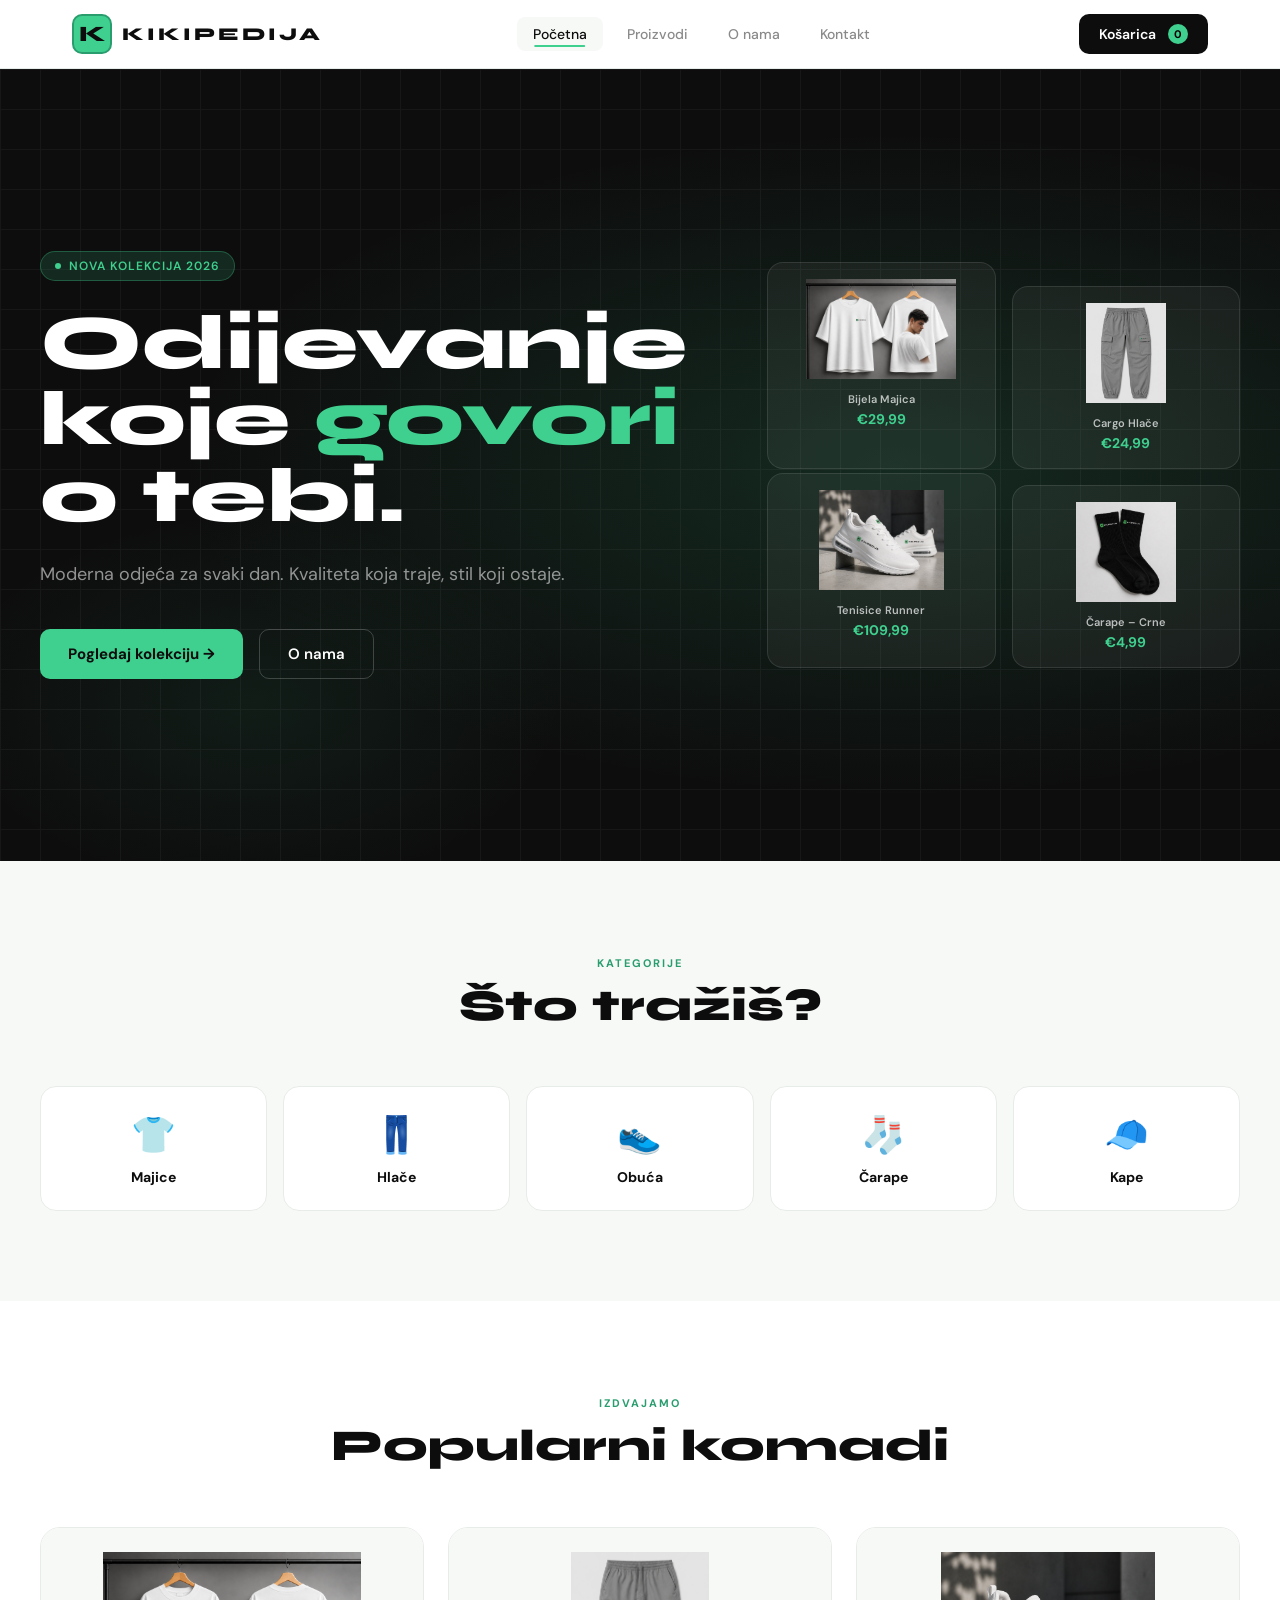
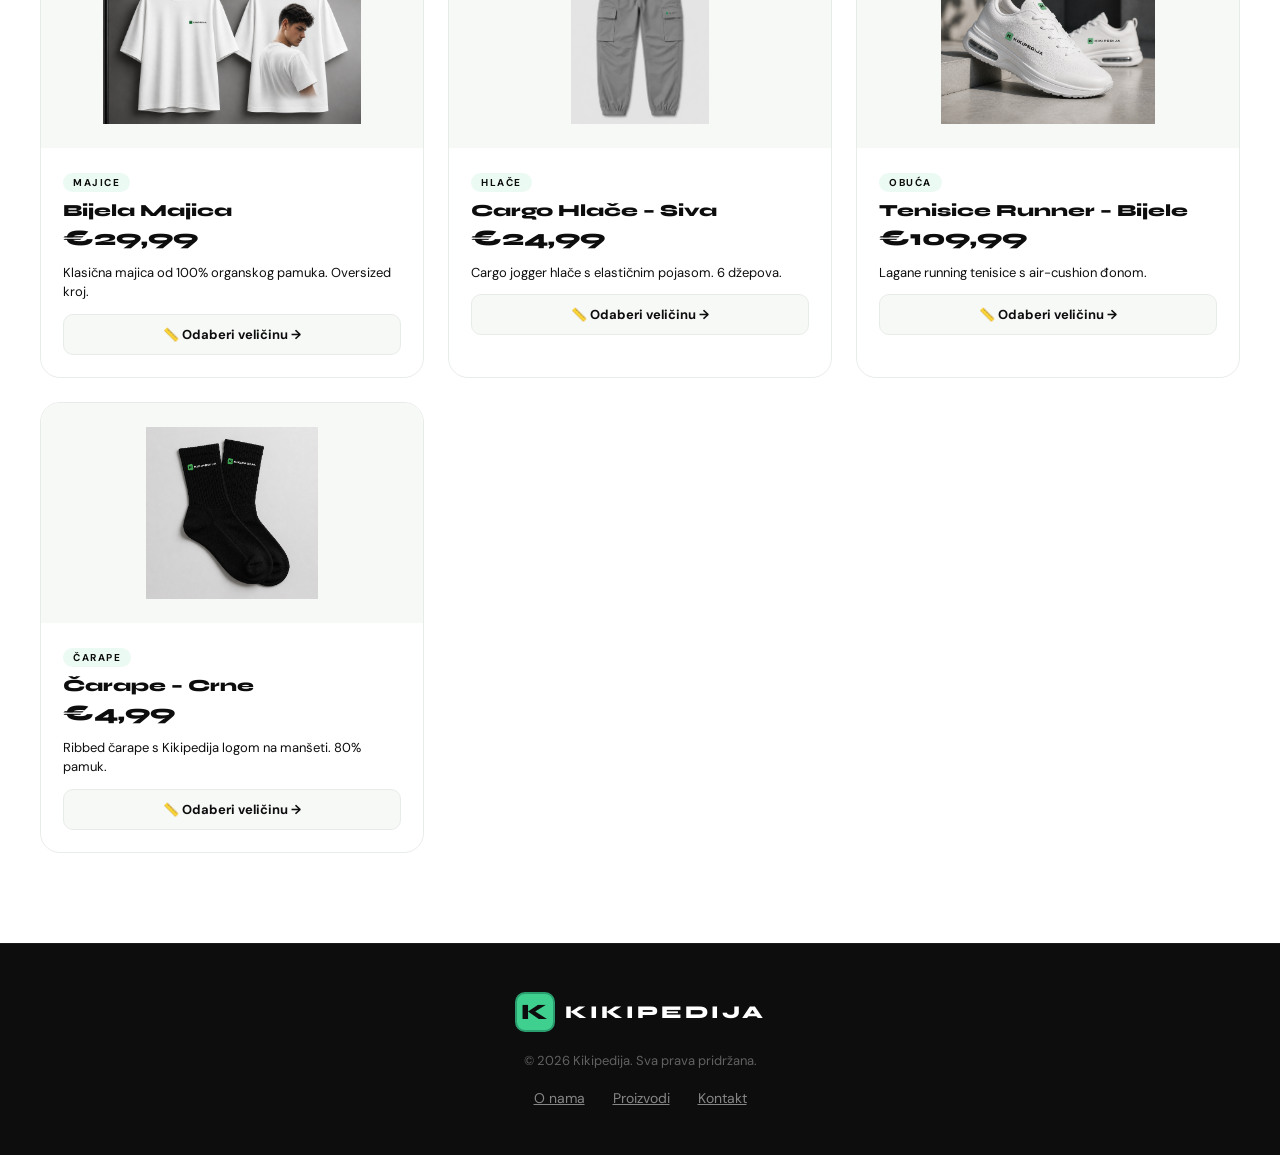
<file: index.html>
<!DOCTYPE html>
<html lang="hr">
<head>
  <meta charset="UTF-8"/>
  <meta name="viewport" content="width=device-width, initial-scale=1.0"/>
  <meta name="author" content="Kikipedija"/>
  <title>Kikipedija – Online Trgovina</title>
  <link href="https://fonts.googleapis.com/css2?family=Syne:wght@700;800;900&family=DM+Sans:wght@300;400;500;600&display=swap" rel="stylesheet"/>
  <link rel="stylesheet" href="kikipedija.css"/>
    <style>
      .btn-pick {
      display: block;
      width: 100%;
      padding: 11px;
      background: var(--off-white);
      color: var(--ink);
      border: 1.5px solid var(--border);
      border-radius: 10px;
      font-family: 'DM Sans', sans-serif;
      font-size: 13px;
      font-weight: 700;
      cursor: pointer;
      transition: all 0.25s cubic-bezier(.34,1.56,.64,1);
      text-align: center;
      text-decoration: none;
      margin-top: 8px;
      position: relative;
      overflow: hidden;
    }
    .btn-pick::after {
      content: '';
      position: absolute;
      width: 100%; height: 100%;
      top: 0; left: 0;
      background: var(--mint);
      transform: translateX(-100%);
      transition: transform 0.3s;
      z-index: 0;
    }
    .btn-pick span { position: relative; z-index: 1; }
    .btn-pick:hover { border-color: var(--mint); transform: translateY(-1px); }
    .btn-pick:hover::after { transform: translateX(0); }
    /* Sve na karticama izgleda kao obican tekst, bez link stila */
    .product-card h3,
    .product-card .price,
    .product-card .cat-tag,
    .product-card .product-desc {
      color: inherit;
      text-decoration: none;
    }

      .plain-link {
  color: inherit;
  text-decoration: none;
}

.plain-link:hover,
.plain-link:visited {
  color: inherit;
  text-decoration: none;
}
    </style>
</head>
<body>

  <header id="main-header">
    <nav class="navbar">
      <a href="index.html" class="logo">
        <div class="logo-icon">K</div>
        <span class="logo-text">KIKIPEDIJA</span>
      </a>
      <ul class="nav-links">
        <li><a href="index.html" class="active-link">Početna</a></li>
        <li><a href="proizvodi.html">Proizvodi</a></li>
        <li><a href="o-nama.html">O nama</a></li>
        <li><a href="kontakt.html">Kontakt</a></li>
      </ul>
      <a href="kosarica.html" class="btn-cart plain-link" style="color: white !important; text-decoration: none !important;">
  Košarica <span class="cart-badge">0</span>
</a>
    </nav>
  </header>

  <section class="hero">
    <div class="hero-bg"></div>
    <div class="hero-grid"></div>
    <div class="hero-inner">
      <div class="hero-text">
        <div class="hero-label"><span class="dot"></span> Nova kolekcija 2026</div>
        <h1>Odijevanje<br>koje <em>govori</em><br>o tebi.</h1>
        <p class="hero-sub">Moderna odjeća za svaki dan. Kvaliteta koja traje, stil koji ostaje.</p>
        <div class="hero-actions">
          <a href="proizvodi.html" class="btn-primary plain-link">Pogledaj kolekciju →</a>
          <a href="o-nama.html" class="btn-outline plain-link" style="color: white !important;">O nama</a>
        </div>
      </div>
      <div class="hero-visual">
        <a href="proizvodi.html#pick-majica-bijela" class="hero-card plain-link">
          <img src="images/tshirt_white.png" alt="tshirt_white.png">
          <div class="card-name">Bijela Majica</div>
          <div class="card-price">€29,99</div>
        </a>
        <a href="proizvodi.html#pick-hlace-siva" class="hero-card plain-link">
          <img src="images/cargo_grey.png" alt="cargo_grey.png">
          <div class="card-name">Cargo Hlače</div>
          <div class="card-price">€24,99</div>
        </a>
        <a href="proizvodi.html#pick-runner-bijele" class="hero-card plain-link">
          <img src="images/shoe_runner_white.png" alt="shoe_runner_white.png">
          <div class="card-name">Tenisice Runner</div>
          <div class="card-price">€109,99</div>
        </a>
        <a href="proizvodi.html#pick-carape-crne" class="hero-card plain-link">
          <img src="images/socks_black.png" alt="socks_black.png">
          <div class="card-name">Čarape – Crne</div>
          <div class="card-price">€4,99</div>
        </a>
      </div>
    </div>
  </section>

  <section class="section categories-section">
    <div style="max-width:1200px;margin:0 auto;">
      <div class="section-header">
        <span class="section-eyebrow">Kategorije</span>
        <h2 class="section-title">Što tražiš?</h2>
      </div>
      <div class="category-grid">
        <a href="proizvodi.html#majice" class="category-card"><span class="category-icon">👕</span><p>Majice</p></a>
        <a href="proizvodi.html#hlace"  class="category-card"><span class="category-icon">👖</span><p>Hlače</p></a>
        <a href="proizvodi.html#obuca"  class="category-card"><span class="category-icon">👟</span><p>Obuća</p></a>
        <a href="proizvodi.html#carape" class="category-card"><span class="category-icon">🧦</span><p>Čarape</p></a>
        <a href="proizvodi.html#kape"   class="category-card"><span class="category-icon">🧢</span><p>Kape</p></a>
      </div>
    </div>
  </section>

  <section class="section products-section">
    <div class="section-header">
      <span class="section-eyebrow">Izdvajamo</span>
      <h2 class="section-title">Popularni komadi</h2>
    </div>
    <div class="product-grid">

     <div class="product-card">
  <div class="product-img-wrap"><img src="images/tshirt_white.png" alt="Bijela Majica"></div>
  <div class="product-info">
    <span class="cat-tag">Majice</span>
    <h3>Bijela Majica</h3>
    <p class="price">€29,99</p>
    <p class="product-desc">Klasična majica od 100% organskog pamuka. Oversized kroj.</p>
    <a href="proizvodi.html#majice" class="btn-pick"><span>📏 Odaberi veličinu →</span></a>
  </div>
</div>

      <div class="product-card">
  <div class="product-img-wrap"><img src="images/cargo_grey.png" alt="Cargo Hlače – Siva"></div>
  <div class="product-info">
    <span class="cat-tag">Hlače</span>
    <h3>Cargo Hlače – Siva</h3>
    <p class="price">€24,99</p>
    <p class="product-desc">Cargo jogger hlače s elastičnim pojasom. 6 džepova.</p>
    <a href="proizvodi.html#hlace" class="btn-pick"><span>📏 Odaberi veličinu →</span></a>
  </div>
</div>

<div class="product-card">
  <div class="product-img-wrap"><img src="images/shoe_runner_white.png" alt="Tenisice Runner – Bijele"></div>
  <div class="product-info">
    <span class="cat-tag">Obuća</span>
    <h3>Tenisice Runner – Bijele</h3>
    <p class="price">€109,99</p>
    <p class="product-desc">Lagane running tenisice s air-cushion đonom.</p>
    <a href="proizvodi.html#obuca" class="btn-pick"><span>📏 Odaberi veličinu →</span></a>
  </div>
</div>

<div class="product-card">
  <div class="product-img-wrap"><img src="images/socks_black.png" alt="Čarape – Crne"></div>
  <div class="product-info">
    <span class="cat-tag">Čarape</span>
    <h3>Čarape – Crne</h3>
    <p class="price">€4,99</p>
    <p class="product-desc">Ribbed čarape s Kikipedija logom na manšeti. 80% pamuk.</p>
    <a href="proizvodi.html#carape" class="btn-pick"><span>📏 Odaberi veličinu →</span></a>
  </div>
</div>

    </div>
  </section>

  <footer>
    <div class="footer-inner">
      <a href="index.html" class="logo">
        <div class="logo-icon">K</div>
        <span class="logo-text" style="color: white !important">KIKIPEDIJA</span>
      </a>
      <p>© 2026 Kikipedija. Sva prava pridržana.</p>
      <div class="footer-links">
        <a href="o-nama.html">O nama</a>
        <a href="proizvodi.html">Proizvodi</a>
        <a href="kontakt.html">Kontakt</a>
      </div>
    </div>
  </footer>

  <script src="kikipedija-cart.js"></script>
</body>
</html>
</file>
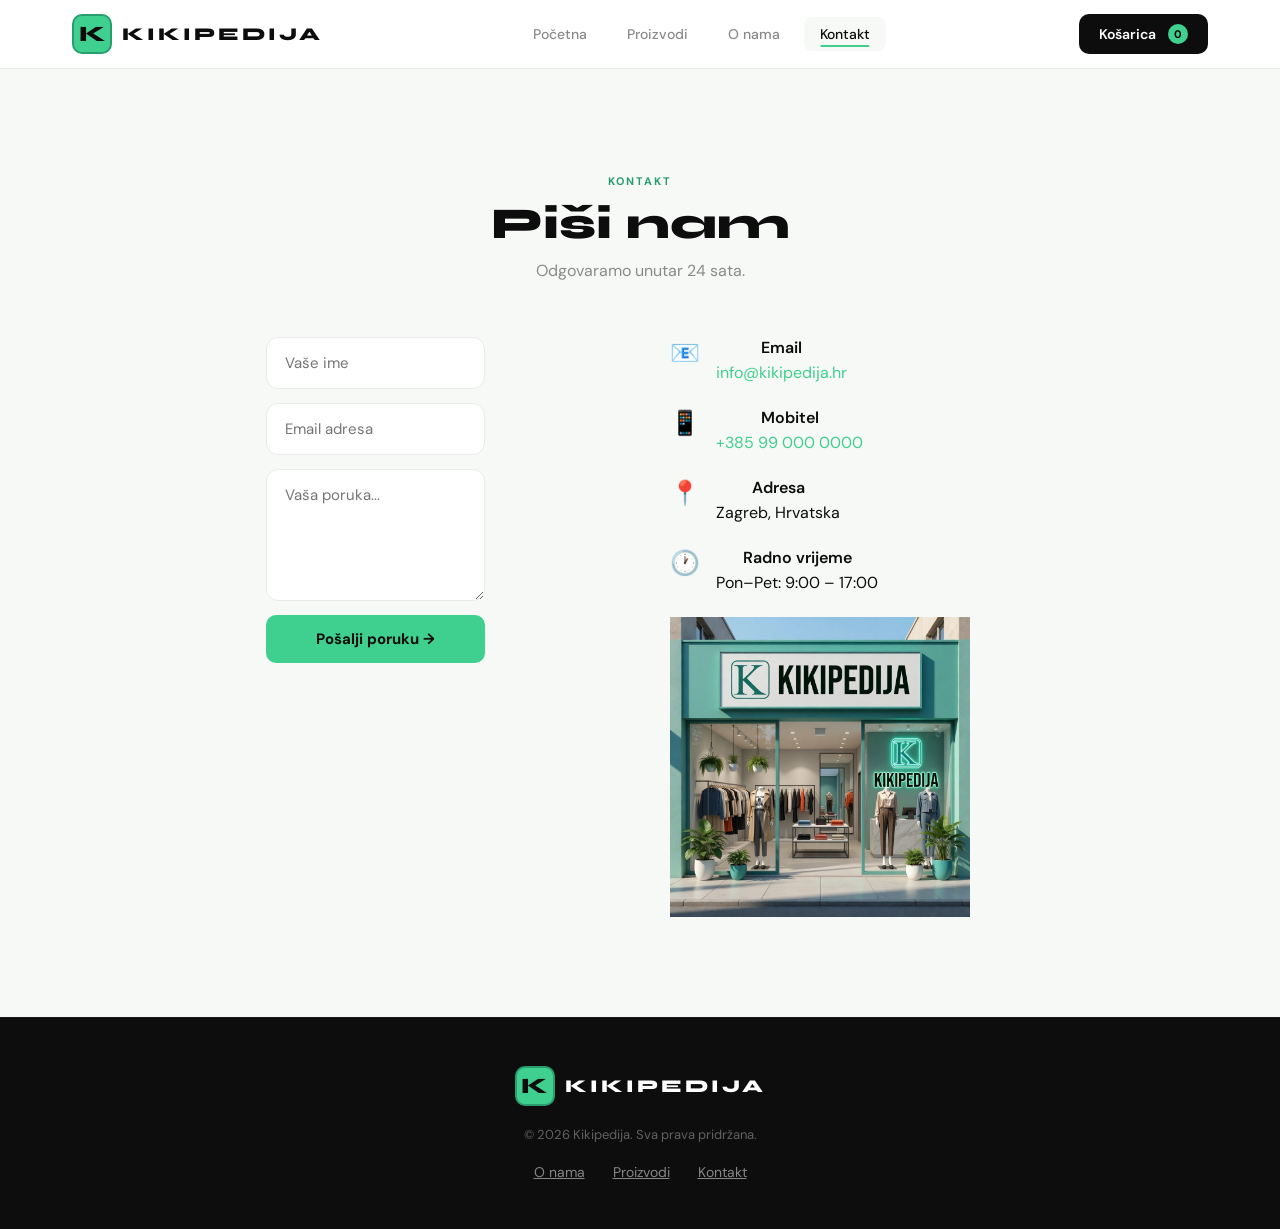
<file: kontakt.html>
<!DOCTYPE html>
<html lang="hr">
<head>
  <meta charset="UTF-8"/>
  <meta name="viewport" content="width=device-width, initial-scale=1.0"/>
  <title>Kontakt – Kikipedija</title>
  <link href="https://fonts.googleapis.com/css2?family=Syne:wght@700;800;900&family=DM+Sans:wght@300;400;500;600&display=swap" rel="stylesheet"/>
  <link rel="stylesheet" href="kikipedija.css"/>
</head>
<body>

  <header id="main-header">
    <nav class="navbar">
      <a href="index.html" class="logo">
        <div class="logo-icon">K</div>
        <span class="logo-text">KIKIPEDIJA</span>
      </a>
      <ul class="nav-links">
        <li><a href="index.html">Početna</a></li>
        <li><a href="proizvodi.html">Proizvodi</a></li>
        <li><a href="o-nama.html">O nama</a></li>
        <li><a href="kontakt.html" class="active-link">Kontakt</a></li>
      </ul>
      <a href="kosarica.html" class="btn-cart plain-link" style="color: white !important; text-decoration: none !important;">
  Košarica <span class="cart-badge">0</span>
</a>
    </nav>
  </header>

  <section class="contact-section">
    <div class="section-header">
      <span class="section-eyebrow">Kontakt</span>
      <h2 class="section-title">Piši nam</h2>
      <p class="section-sub">Odgovaramo unutar 24 sata.</p>
    </div>
    <div class="contact-layout">
      <form class="contact-form" action="#" method="post">
        <input  type="text"  name="ime"    placeholder="Vaše ime"     required/>
        <input  type="email" name="email"  placeholder="Email adresa" required/>
        <textarea name="poruka" placeholder="Vaša poruka..." rows="5"></textarea>
        <button type="submit" class="btn-primary" style="justify-content:center;">Pošalji poruku →</button>
      </form>
      <div class="contact-info">
        <div class="contact-info-item">
          <span class="contact-icon">📧</span>
          <div><strong>Email</strong><p><a href="mailto:info@kikipedija.hr">info@kikipedija.hr</a></p></div>
        </div>
        <div class="contact-info-item">
          <span class="contact-icon">📱</span>
          <div><strong>Mobitel</strong><p><a href="tel:+38599000000">+385 99 000 0000</a></p></div>
        </div>
        <div class="contact-info-item">
          <span class="contact-icon">📍</span>
          <div><strong>Adresa</strong><p>Zagreb, Hrvatska</p></div>
        </div>
        <div class="contact-info-item">
          <span class="contact-icon">🕐</span>
          <div><strong>Radno vrijeme</strong><p>Pon–Pet: 9:00 – 17:00</p></div>
        </div>
        <img src="images/kiklokacija.jpg" alt="Google Maps embed ili slika lokacije" style="width: 300px; height: auto;">
      </div>
    </div>
  </section>

  <footer>
    <div class="footer-inner">
      <a href="index.html" class="logo">
        <div class="logo-icon">K</div>
        <span class="logo-text" style="color: white !important">KIKIPEDIJA</span>
      </a>
      <p>© 2026 Kikipedija. Sva prava pridržana.</p>
      <div class="footer-links">
        <a href="o-nama.html">O nama</a>
        <a href="proizvodi.html">Proizvodi</a>
        <a href="kontakt.html">Kontakt</a>
      </div>
    </div>
  </footer>

  <script src="kikipedija-cart.js"></script>
</body>
</html>
</file>
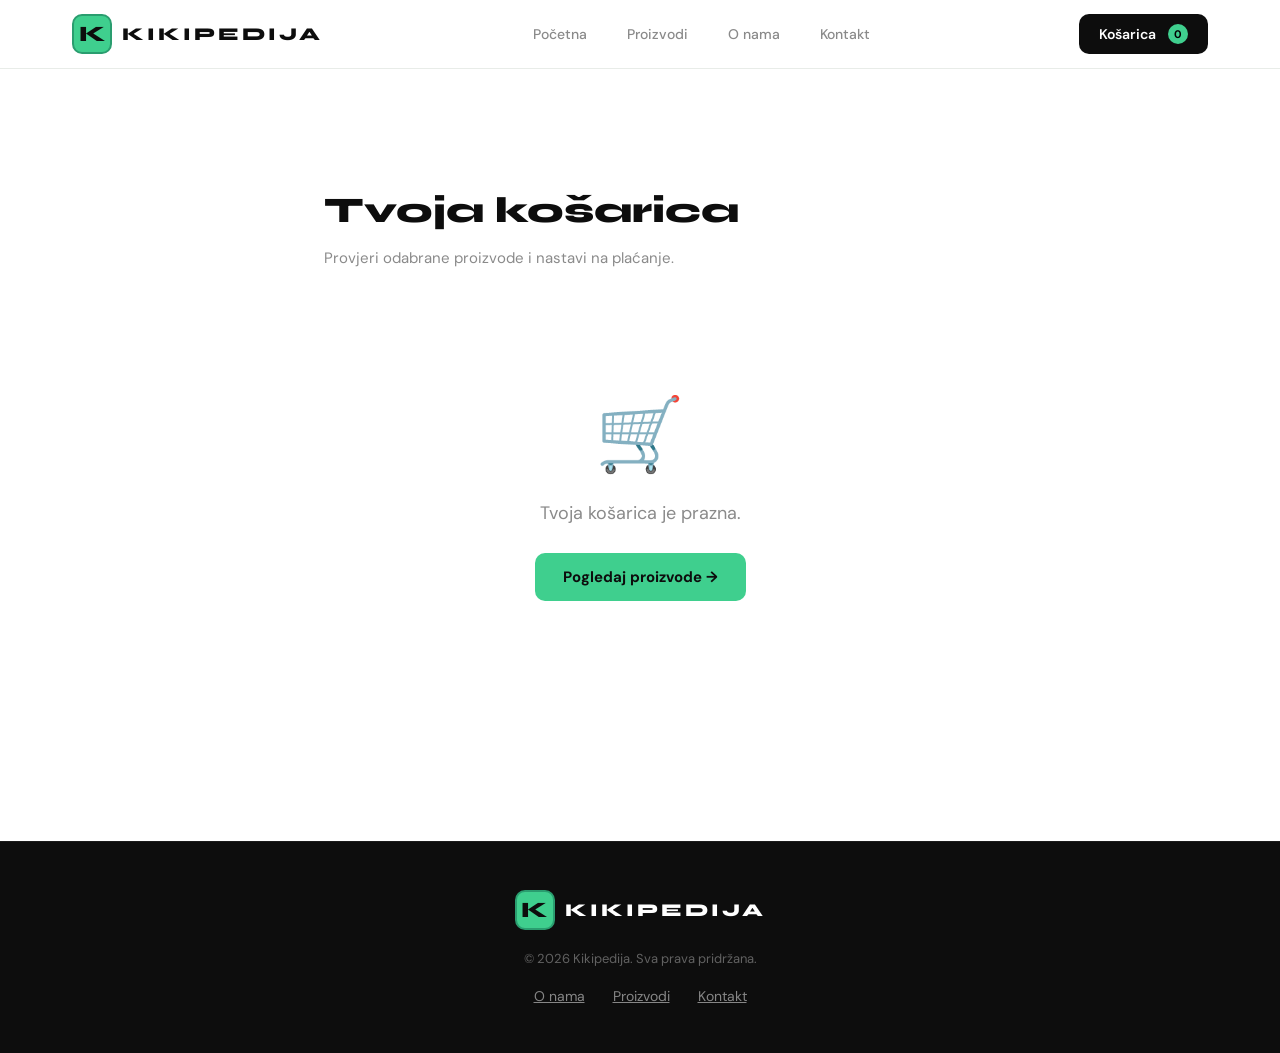
<file: kosarica.html>
<!DOCTYPE html>
<html lang="hr">
<head>
  <meta charset="UTF-8"/>
  <meta name="viewport" content="width=device-width, initial-scale=1.0"/>
  <title>Košarica – Kikipedija</title>
  <link href="https://fonts.googleapis.com/css2?family=Syne:wght@700;800;900&family=DM+Sans:wght@300;400;500;600&display=swap" rel="stylesheet"/>
  <link rel="stylesheet" href="kikipedija.css"/>
  <style>
    .order-page {
      max-width: 680px;
      margin: 0 auto;
      padding: 60px 24px 100px;
    }
    .order-page h2 {
      font-family: 'Syne', sans-serif;
      font-size: 36px;
      font-weight: 900;
      margin-bottom: 8px;
    }
    .order-page .subtitle {
      color: var(--gray);
      font-size: 15px;
      margin-bottom: 40px;
    }

    /* ── STAVKE KOŠARICE ───────────────────────────────── */
    .cart-item-row {
      display: flex;
      align-items: center;
      justify-content: space-between;
      background: var(--off-white);
      border: 1.5px solid var(--border);
      border-radius: 14px;
      padding: 16px 20px;
      margin-bottom: 12px;
      gap: 12px;
    }
    .cart-item-info {
      display: flex;
      flex-direction: column;
      gap: 4px;
    }
    .cart-item-name {
      font-family: 'Syne', sans-serif;
      font-size: 16px;
      font-weight: 900;
      color: var(--ink);
    }
    .cart-item-qty {
      font-size: 13px;
      color: var(--gray);
    }
    .cart-item-right {
      display: flex;
      align-items: center;
      gap: 16px;
    }
    .cart-item-price {
      font-family: 'Syne', sans-serif;
      font-size: 18px;
      font-weight: 900;
      color: var(--mint-dark);
      white-space: nowrap;
    }
    .cart-remove-btn {
      background: none;
      border: 1.5px solid var(--border);
      border-radius: 50%;
      width: 30px;
      height: 30px;
      display: flex;
      align-items: center;
      justify-content: center;
      font-size: 13px;
      color: var(--gray);
      cursor: pointer;
      transition: all 0.2s;
      flex-shrink: 0;
    }
    .cart-remove-btn:hover {
      border-color: #ff4d4d;
      color: #ff4d4d;
      background: rgba(255,77,77,0.06);
    }

    /* ── UKUPNO ────────────────────────────────────────── */
    .cart-total-row {
      display: flex;
      justify-content: space-between;
      align-items: center;
      border-top: 1.5px solid var(--border);
      margin-top: 8px;
      padding-top: 20px;
      margin-bottom: 32px;
    }
    .cart-total-label {
      font-family: 'Syne', sans-serif;
      font-size: 18px;
      font-weight: 900;
      color: var(--ink);
    }
    .cart-total-price {
      font-family: 'Syne', sans-serif;
      font-size: 28px;
      font-weight: 900;
      color: var(--mint-dark);
    }

    /* ── PRAZNA KOŠARICA ───────────────────────────────── */
    .cart-empty-static {
      text-align: center;
      padding: 80px 24px;
    }
    .cart-empty-static .empty-icon {
      font-size: 72px;
      display: block;
      margin-bottom: 20px;
    }
    .cart-empty-static p {
      font-size: 18px;
      color: var(--gray);
      margin-bottom: 28px;
    }

    /* ── FORMA ZA NARUDŽBU ─────────────────────────────── */
    .order-form-wrap {
      background: var(--ink);
      border-radius: 24px;
      padding: 36px 32px;
      color: var(--white);
    }
    .order-form-wrap h3 {
      font-family: 'Syne', sans-serif;
      font-size: 20px;
      font-weight: 900;
      margin-bottom: 24px;
    }
    .order-form-wrap h4 {
      font-family: 'Syne', sans-serif;
      font-size: 12px;
      font-weight: 800;
      margin: 24px 0 14px;
      color: rgba(255,255,255,0.7);
      text-transform: uppercase;
      letter-spacing: 1px;
    }
    .form-grid {
      display: grid;
      grid-template-columns: 1fr 1fr;
      gap: 12px;
      margin-bottom: 12px;
    }
    .form-grid.full { grid-template-columns: 1fr; }
    .order-form-wrap input,
    .order-form-wrap select {
      width: 100%;
      padding: 13px 16px;
      border: 1.5px solid rgba(255,255,255,0.15);
      border-radius: 10px;
      background: rgba(255,255,255,0.08);
      color: var(--white);
      font-family: 'DM Sans', sans-serif;
      font-size: 14px;
      transition: border-color 0.2s;
      box-sizing: border-box;
    }
    .order-form-wrap input::placeholder { color: rgba(255,255,255,0.35); }
    .order-form-wrap input:focus,
    .order-form-wrap select:focus {
      outline: none;
      border-color: var(--mint);
    }
    .order-form-wrap select option { background: #1a1a1a; color: #fff; }
    .divider {
      border: none;
      border-top: 1px solid rgba(255,255,255,0.1);
      margin: 24px 0;
    }
    .submit-btn {
      width: 100%;
      padding: 18px;
      background: var(--mint);
      color: var(--ink);
      border: none;
      border-radius: 14px;
      font-family: 'Syne', sans-serif;
      font-size: 17px;
      font-weight: 900;
      cursor: pointer;
      margin-top: 24px;
      transition: all 0.3s cubic-bezier(.34,1.56,.64,1);
    }
    .submit-btn:hover {
      background: var(--white);
      transform: translateY(-2px);
      box-shadow: 0 10px 28px rgba(0,0,0,0.25);
    }
    .free-ship-note {
      text-align: center;
      font-size: 12px;
      color: var(--mint);
      font-weight: 600;
      margin-top: 14px;
    }
    .pin-hint {
      font-size: 11px;
      color: rgba(255,255,255,0.4);
      margin-top: 6px;
      display: flex;
      align-items: center;
      gap: 4px;
    }

    /* ── SUCCESS ───────────────────────────────────────── */
    #success-screen {
      display: none;
      text-align: center;
      padding: 80px 24px;
      max-width: 520px;
      margin: 0 auto;
    }
    #success-screen .success-icon { font-size: 64px; display: block; margin-bottom: 24px; }
    #success-screen h2 {
      font-family: 'Syne', sans-serif;
      font-size: 36px;
      margin-bottom: 16px;
    }
    #success-screen p { color: var(--gray); font-size: 16px; line-height: 1.6; }

    @media (max-width: 540px) {
      .form-grid { grid-template-columns: 1fr; }
      .order-form-wrap { padding: 24px 20px; }
    }

          .plain-link {
  color: inherit;
  text-decoration: none;
}

.plain-link:hover,
.plain-link:visited {
  color: inherit;
  text-decoration: none;
}
  </style>
</head>
<body>

  <header id="main-header">
    <nav class="navbar">
      <a href="index.html" class="logo">
        <div class="logo-icon">K</div>
        <span class="logo-text">KIKIPEDIJA</span>
      </a>
      <ul class="nav-links">
        <li><a href="index.html">Početna</a></li>
        <li><a href="proizvodi.html">Proizvodi</a></li>
        <li><a href="o-nama.html">O nama</a></li>
        <li><a href="kontakt.html">Kontakt</a></li>
      </ul>
      <a href="kosarica.html" class="btn-cart plain-link" style="color: white !important; text-decoration: none !important;">
  Košarica <span class="cart-badge">0</span>
</a>
    </nav>
  </header>

  <div class="cart-section">
    <div class="order-page">

      <h2>Tvoja košarica</h2>
      <p class="subtitle">Provjeri odabrane proizvode i nastavi na plaćanje.</p>

      <!-- Prazna košarica -->
      <div class="cart-empty-static" id="cart-empty-msg" style="display:none;">
        <span class="empty-icon">🛒</span>
        <p>Tvoja košarica je prazna.</p>
        <a href="proizvodi.html" class="btn-primary plain-link">Pogledaj proizvode →</a>
      </div>

      <!-- Lista stavki (popunjava JS) -->
      <div id="cart-items-wrap"></div>

      <!-- Ukupno + forma (JS prikazuje/sakriva) -->
      <div id="order-form-section" style="display:none;">
        <div class="cart-total-row">
          <span class="cart-total-label">Ukupno</span>
          <span class="cart-total-price" id="cart-total">€0,00</span>
        </div>

        <div class="order-form-wrap">
          <form id="order-form">
            <h3>📦 Podaci za dostavu</h3>
            <div class="form-grid">
              <input type="text"  name="ime"       placeholder="Ime *"           required minlength="2"/>
              <input type="text"  name="prezime"   placeholder="Prezime *"       required minlength="2"/>
            </div>
            <div class="form-grid full">
              <input type="email" name="email"     placeholder="Email adresa *"  required/>
            </div>
            <div class="form-grid full">
              <input type="tel"   name="tel"       placeholder="Broj mobitela *" required/>
            </div>
            <div class="form-grid full">
              <input type="text"  name="adresa"    placeholder="Adresa dostave *" required/>
            </div>
            <div class="form-grid">
              <input type="text"  name="grad"      placeholder="Grad *"          required/>
              <input type="text"  name="postanski" placeholder="Poštanski broj *" required/>
            </div>
            <div class="form-grid full">
              <input type="text"  name="napomena"  placeholder="Napomena (neobavezno)"/>
            </div>

            <hr class="divider"/>

            <h3>💳 Plaćanje</h3>
            <div class="form-grid full">
              <select name="kartica" required>
                <option value="">— Vrsta kartice —</option>
                <option value="visa">Visa</option>
                <option value="mastercard">Mastercard</option>
                <option value="amex">American Express</option>
                <option value="maestro">Maestro</option>
                <option value="diners">Diners Club</option>
              </select>
            </div>
            <div class="form-grid full">
              <input type="text" name="brkartice" placeholder="Broj kartice (16 znamenki)" maxlength="19" inputmode="numeric" required pattern="[\d ]{16,19}"/>
            </div>
            <div class="form-grid">
              <input type="text"     name="istice" placeholder="Vrijedi do (MM/GG)" maxlength="5" inputmode="numeric" required pattern="\d{2}/\d{2}"/>
              <div>
                <input type="password" name="pin" placeholder="PIN (3–4 znamenke)" maxlength="4" inputmode="numeric" required pattern="\d{3,4}"/>
                <div class="pin-hint">🔒 PIN se ne pohranjuje</div>
              </div>
            </div>

            <button type="submit" class="submit-btn">Naruči sada →</button>
            <p class="free-ship-note">🚚 Besplatna dostava iznad €50</p>
          </form>
        </div>
      </div>

      <!-- Success ekran -->
      <div id="success-screen">
        <span class="success-icon">✅</span>
        <h2>Narudžba primljena!</h2>
        <p>Hvala na kupnji. Potvrdu ćeš primiti na email. Paket stiže za 2–4 radna dana.</p>
        <a href="proizvodi.html" class="btn-primary plain-link" style="display:inline-flex;margin-top:32px; color: white !important; text-decoration: none !important;">Nastavi kupovinu →</a>
      </div>

    </div>
  </div>

 <footer>
    <div class="footer-inner">
      <a href="index.html" class="logo">
        <div class="logo-icon">K</div>
        <span class="logo-text" style="color: white !important">KIKIPEDIJA</span>
      </a>
      <p>© 2026 Kikipedija. Sva prava pridržana.</p>
      <div class="footer-links">
        <a href="o-nama.html">O nama</a>
        <a href="proizvodi.html">Proizvodi</a>
        <a href="kontakt.html">Kontakt</a>
      </div>
    </div>
  </footer>

  <script src="kikipedija-cart.js"></script>
</body>
</html>
</file>
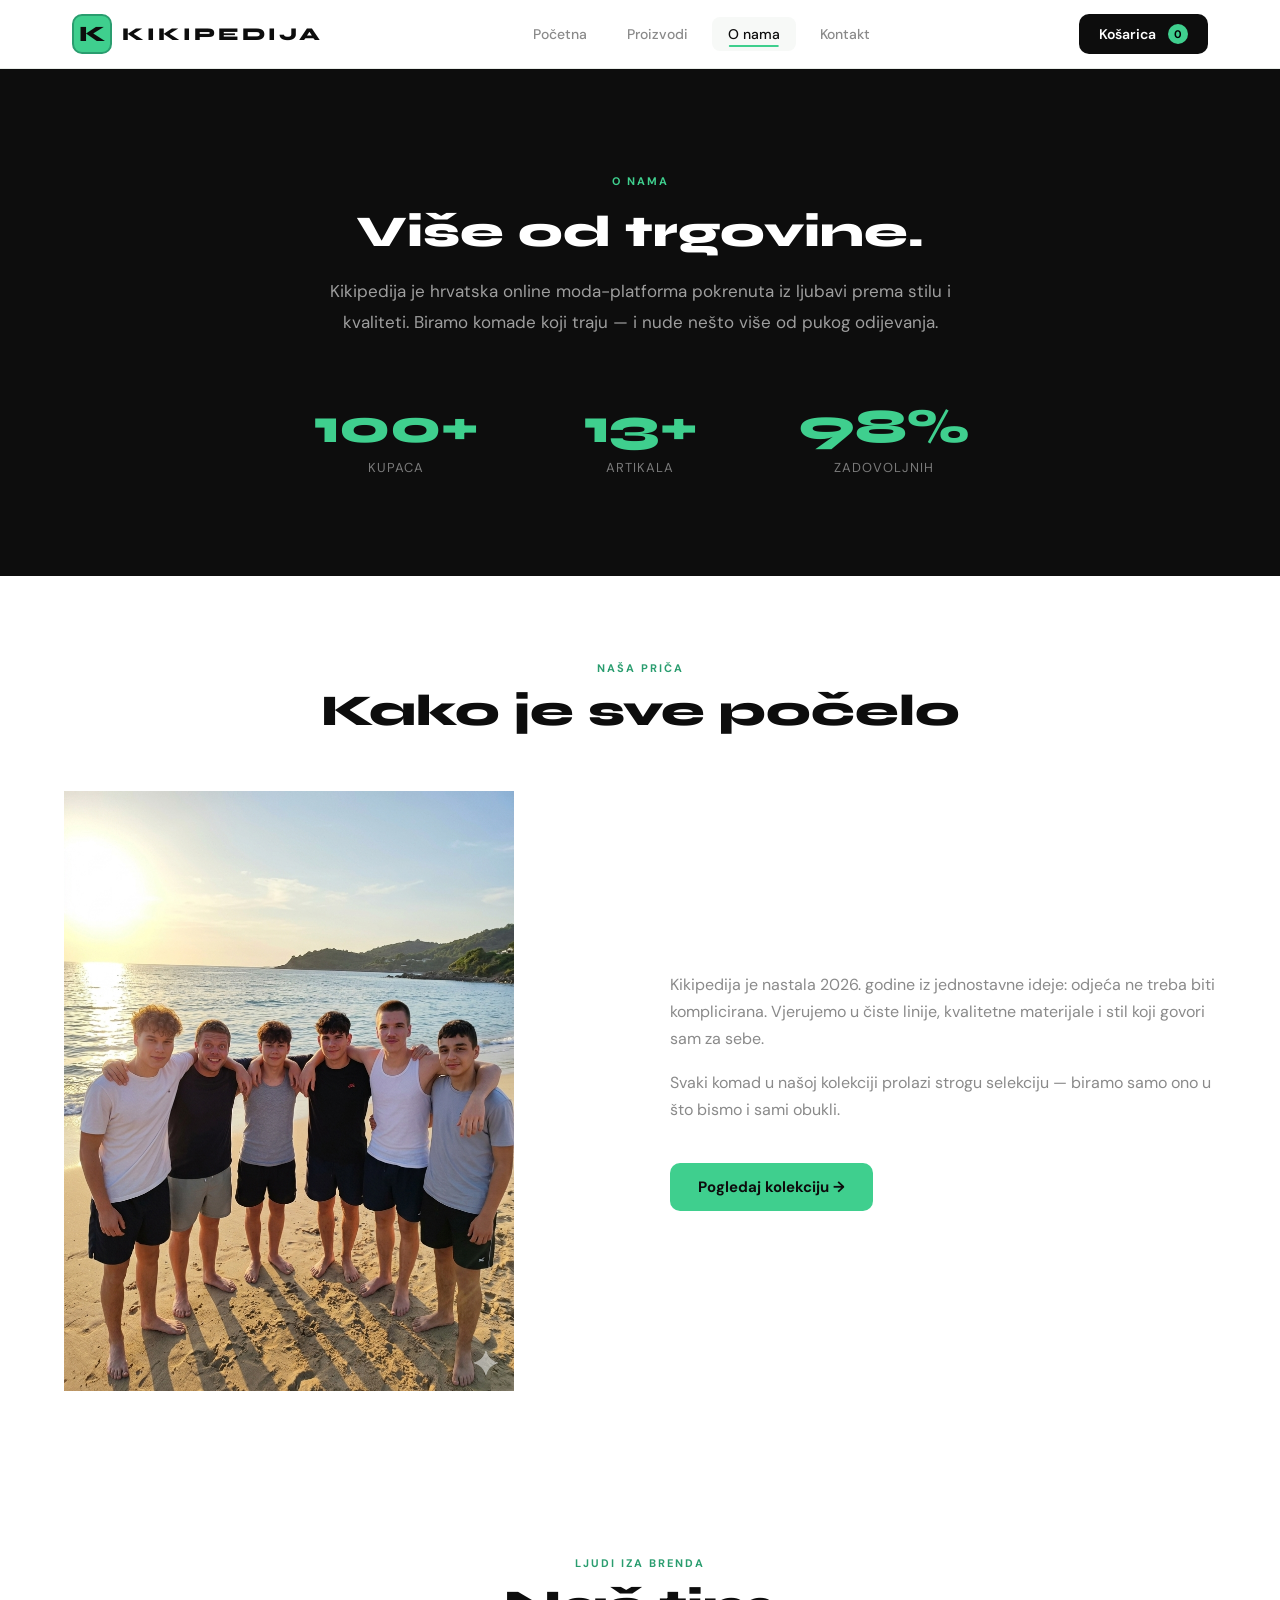
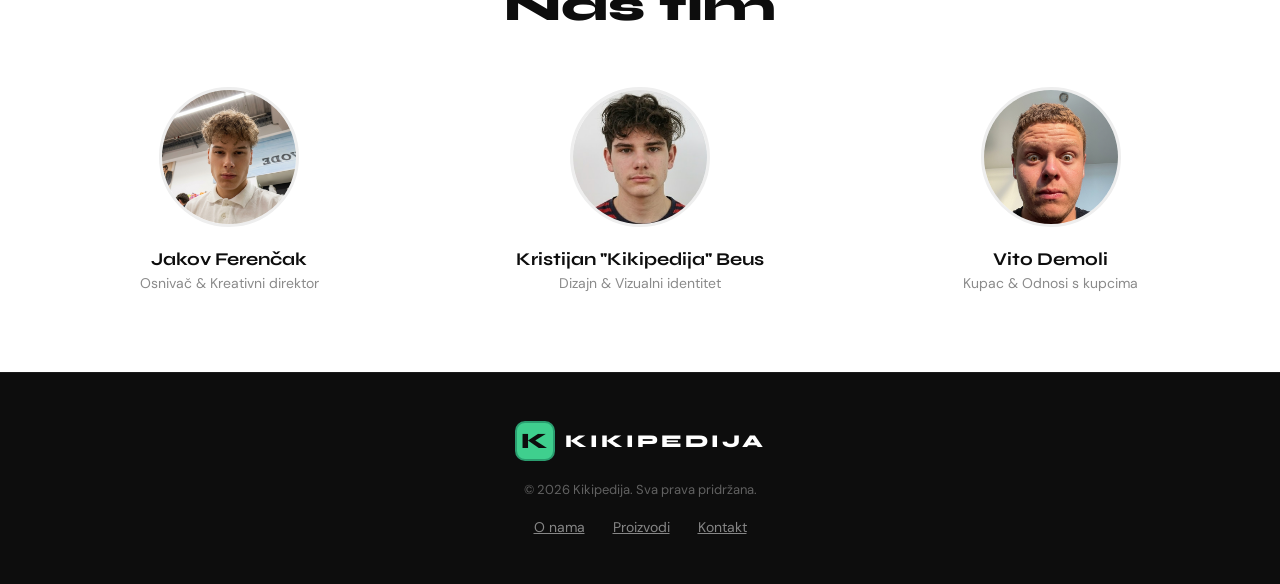
<file: o-nama.html>
<!DOCTYPE html>
<html lang="hr">
<head>
  <meta charset="UTF-8"/>
  <meta name="viewport" content="width=device-width, initial-scale=1.0"/>
  <title>O nama – Kikipedija</title>
  <link href="https://fonts.googleapis.com/css2?family=Syne:wght@700;800;900&family=DM+Sans:wght@300;400;500;600&display=swap" rel="stylesheet"/>
  <link rel="stylesheet" href="kikipedija.css"/>
  <style>
          .plain-link {
  color: inherit;
  text-decoration: none;
}

.plain-link:hover,
.plain-link:visited {
  color: inherit;
  text-decoration: none;
}
    .team-img {
  width: 140px;
  height: 140px;
  object-fit: cover;
  border-radius: 50%;
  border: 3px solid #eee;
}
  </style>
</head>
<body>

  <header id="main-header">
    <nav class="navbar">
      <a href="index.html" class="logo">
        <div class="logo-icon">K</div>
        <span class="logo-text">KIKIPEDIJA</span>
      </a>
      <ul class="nav-links">
        <li><a href="index.html">Početna</a></li>
        <li><a href="proizvodi.html">Proizvodi</a></li>
        <li><a href="o-nama.html" class="active-link">O nama</a></li>
        <li><a href="kontakt.html">Kontakt</a></li>
      </ul>
      <a href="kosarica.html" class="btn-cart plain-link" style="color: white !important; text-decoration: none !important;">
  Košarica <span class="cart-badge">0</span>
</a>
    </nav>
  </header>

  <section class="about-section">
    <span class="section-eyebrow">O nama</span>
    <h2 class="section-title" style="color:var(--white);margin-top:8px;">Više od trgovine.</h2>
    <p>Kikipedija je hrvatska online moda-platforma pokrenuta iz ljubavi prema stilu i kvaliteti. Biramo komade koji traju — i nude nešto više od pukog odijevanja.</p>
    <div class="about-stats">
      <div class="stat"><div class="stat-num">100+</div><div class="stat-label">Kupaca</div></div>
      <div class="stat"><div class="stat-num">13+</div><div class="stat-label">Artikala</div></div>
      <div class="stat"><div class="stat-num">98%</div><div class="stat-label">Zadovoljnih</div></div>
    </div>
  </section>

  <section class="section" style="max-width:1200px;margin:0 auto;padding:80px 24px;">
    <div class="section-header">
      <span class="section-eyebrow">Naša priča</span>
      <h2 class="section-title">Kako je sve počelo</h2>
    </div>
    <div class="about-story">
      <img src="images/tim_full.png" alt="Placeholder – slika tima ili priče brenda" style="width: 450px; height: auto;">
      <div class="about-story-text">
        <p>Kikipedija je nastala 2026. godine iz jednostavne ideje: odjeća ne treba biti komplicirana. Vjerujemo u čiste linije, kvalitetne materijale i stil koji govori sam za sebe.</p>
        <p>Svaki komad u našoj kolekciji prolazi strogu selekciju — biramo samo ono u što bismo i sami obukli.</p>
        <a href="proizvodi.html" class="btn-primary plain-link" style="display:inline-flex;margin-top:24px;">Pogledaj kolekciju →</a>
      </div>
    </div>
  </section>

  <section class="section" style="background:var(--surface);padding:80px 24px;">
    <div style="max-width:1200px;margin:0 auto;">
      <div class="section-header">
        <span class="section-eyebrow">Ljudi iza brenda</span>
        <h2 class="section-title">Naš tim</h2>
      </div>
      <div class="team-grid">
        <div class="team-card">
          <img src="images/tim_jakov.png" alt="tim_jakov.jpg" class="team-img">
          <h4>Jakov Ferenčak</h4>
          <p>Osnivač &amp; Kreativni direktor</p>
        </div>
        <div class="team-card">
          <img src="images/tim_kiki.png" alt="tim_kiki.jpg" class="team-img">
          <h4>Kristijan "Kikipedija" Beus</h4>
          <p>Dizajn &amp; Vizualni identitet</p>
        </div>
        <div class="team-card">
          <img src="images/tim_vito.png" alt="tim_vito.jpg" class="team-img">
          <h4>Vito Demoli</h4>
          <p>Kupac &amp; Odnosi s kupcima</p>
        </div>
      </div>
    </div>
  </section>

   <footer>
    <div class="footer-inner">
      <a href="index.html" class="logo">
        <div class="logo-icon">K</div>
        <span class="logo-text" style="color: white !important">KIKIPEDIJA</span>
      </a>
      <p>© 2026 Kikipedija. Sva prava pridržana.</p>
      <div class="footer-links">
        <a href="o-nama.html">O nama</a>
        <a href="proizvodi.html">Proizvodi</a>
        <a href="kontakt.html">Kontakt</a>
      </div>
    </div>
  </footer>

  <script src="kikipedija-cart.js"></script>
</body>
</html>
</file>
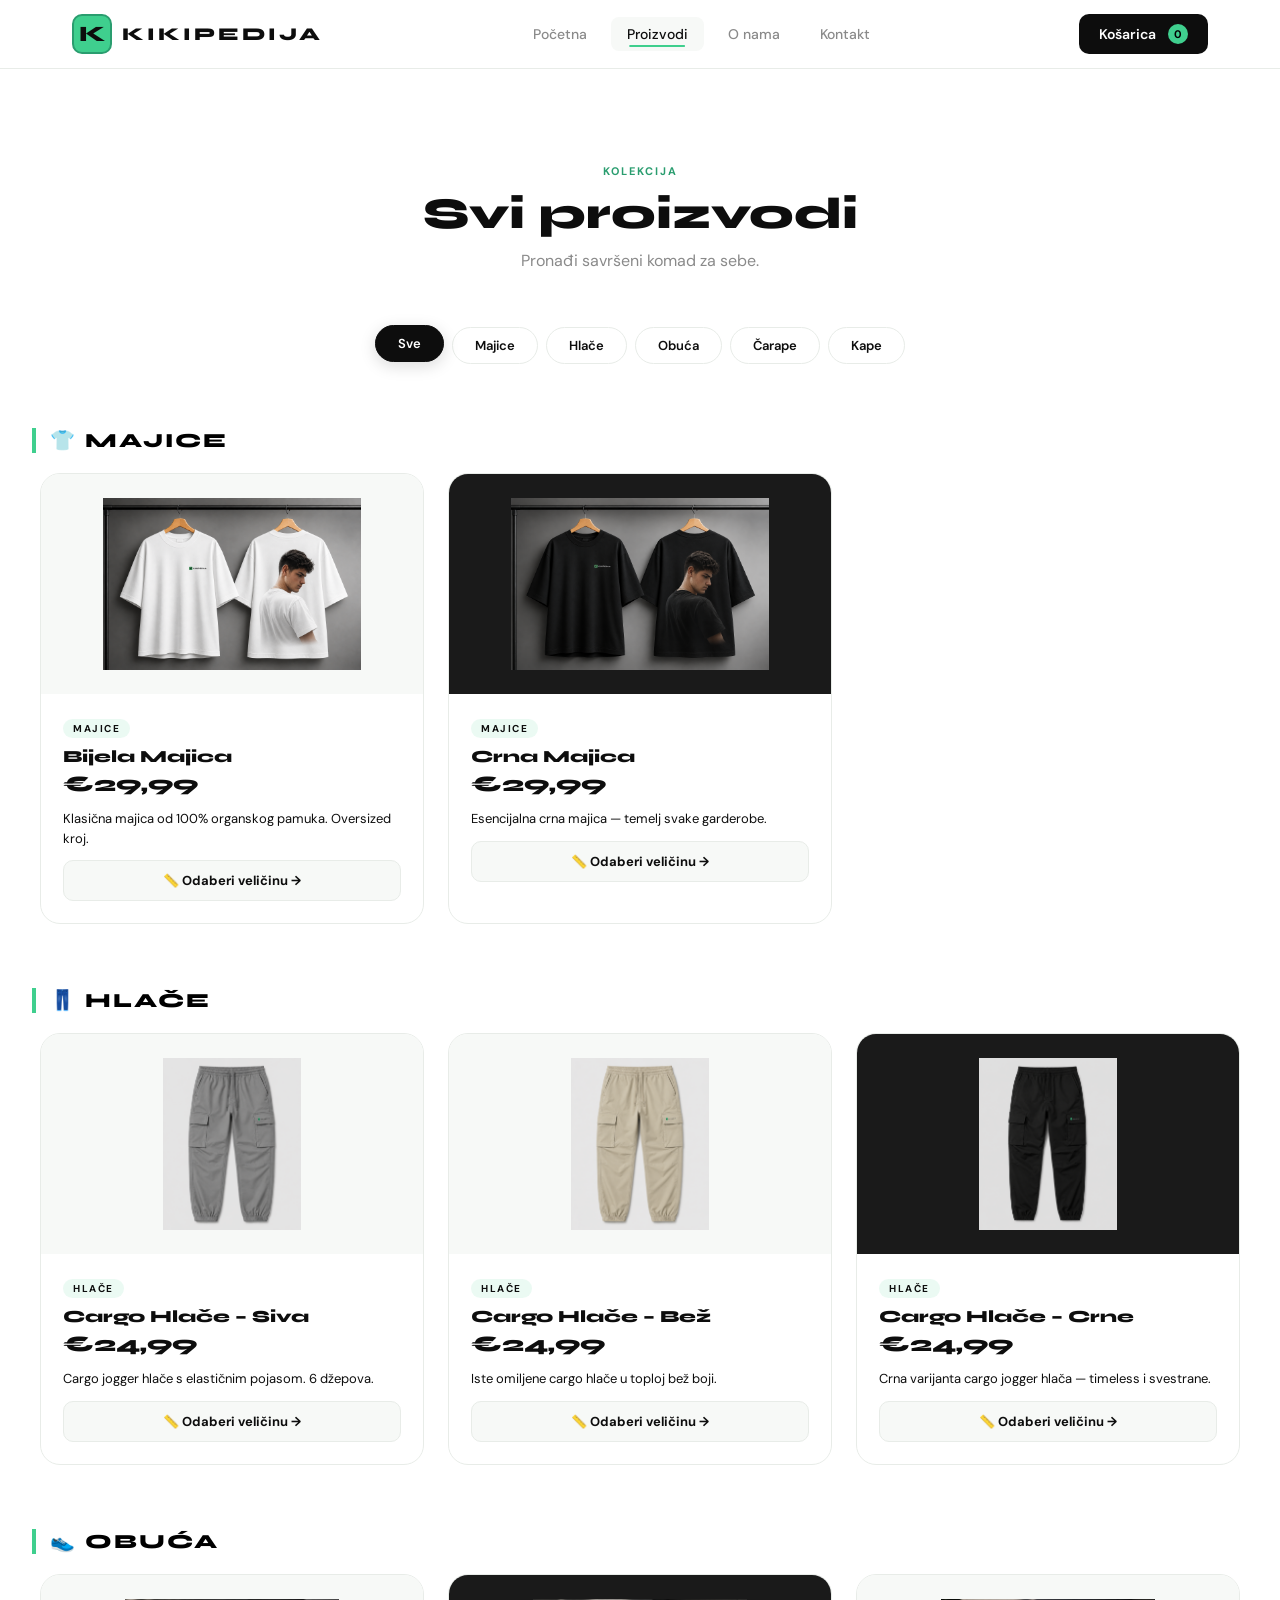
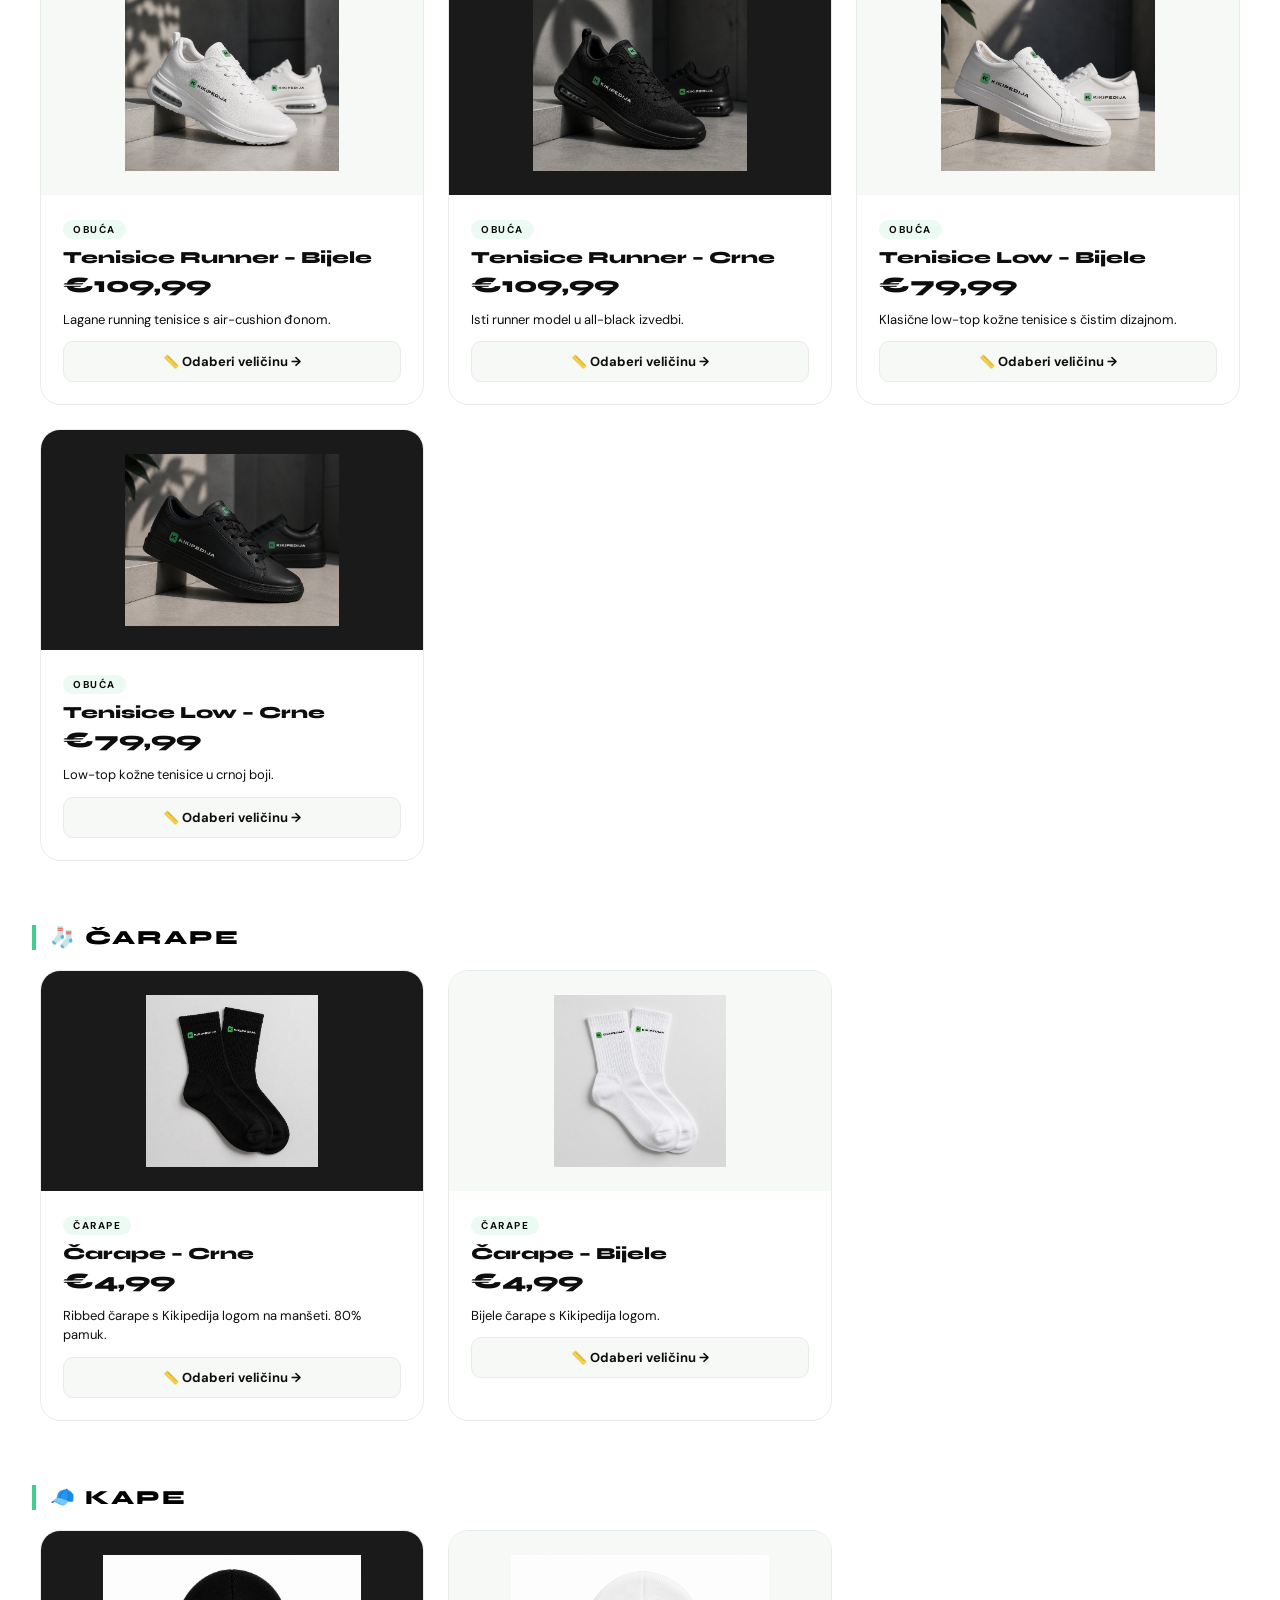
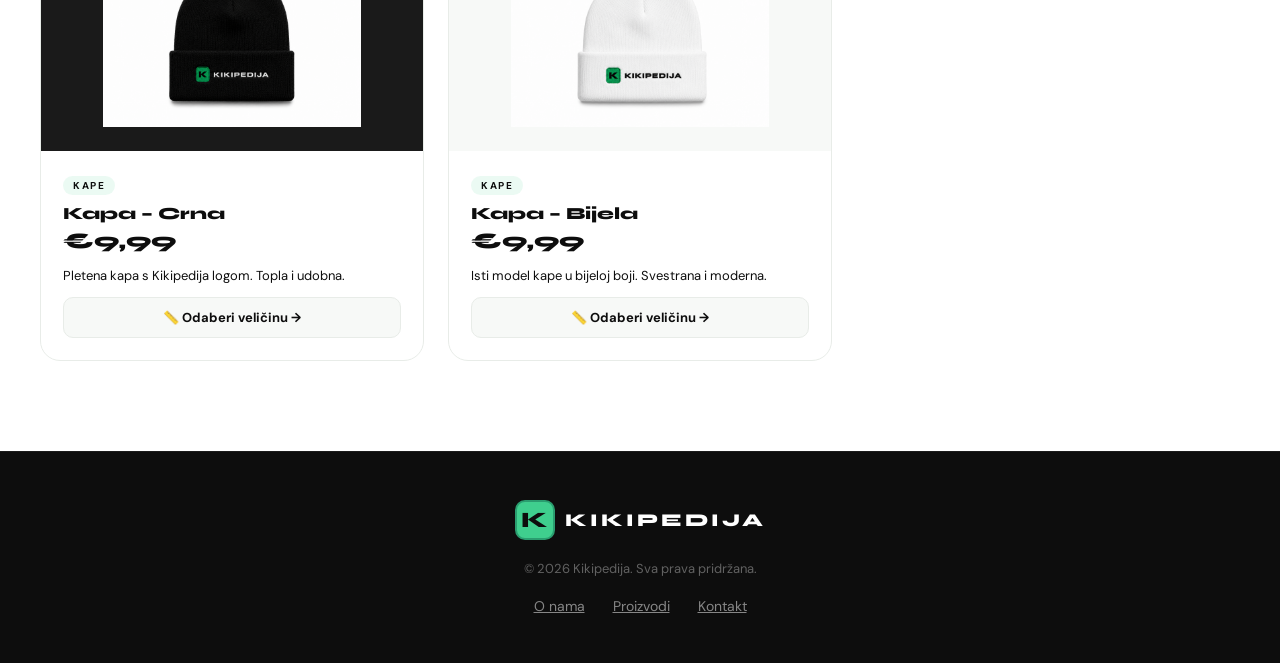
<file: proizvodi.html>
<!DOCTYPE html>
<html lang="hr">
<head>
  <meta charset="UTF-8"/>
  <meta name="viewport" content="width=device-width, initial-scale=1.0"/>
  <title>Proizvodi – Kikipedija</title>
  <link href="https://fonts.googleapis.com/css2?family=Syne:wght@700;800;900&family=DM+Sans:wght@300;400;500;600&display=swap" rel="stylesheet"/>
  <link rel="stylesheet" href="kikipedija.css"/>
  <style>
    /* ── SIZE PICKER OVERLAY  ─────────────────── */
    .size-overlay {
      display: none;
      position: fixed;
      inset: 0;
      background: rgba(0,0,0,0.55);
      z-index: 800;
      align-items: center;
      justify-content: center;
      backdrop-filter: blur(4px);
      -webkit-backdrop-filter: blur(4px);
      animation: fadeIn 0.2s both;
    }
    .size-overlay:target {
      display: flex;
    }
    .size-box {
      background: var(--white);
      border-radius: 24px;
      padding: 36px 32px 28px;
      max-width: 420px;
      width: calc(100% - 48px);
      position: relative;
      animation: scaleIn 0.3s cubic-bezier(.34,1.56,.64,1) both;
      box-shadow: 0 24px 64px rgba(0,0,0,0.2);
    }
    .size-box h3 {
      font-family: 'Syne', sans-serif;
      font-size: 22px;
      font-weight: 900;
      margin-bottom: 4px;
      color: var(--ink);
    }
    .size-price {
      font-family: 'Syne', sans-serif;
      font-size: 20px;
      font-weight: 900;
      color: var(--mint-dark);
      margin-bottom: 20px;
    }
    .size-label-txt {
      font-size: 11px;
      font-weight: 700;
      letter-spacing: 2px;
      text-transform: uppercase;
      color: var(--gray);
      margin-bottom: 12px;
    }
    .size-options {
      display: flex;
      flex-wrap: wrap;
      gap: 10px;
      margin-bottom: 24px;
    }
    .size-options input[type="radio"] {
      display: none;
    }
    .size-options label {
      padding: 10px 18px;
      border: 1.5px solid var(--border);
      border-radius: 10px;
      font-family: 'DM Sans', sans-serif;
      font-weight: 700;
      font-size: 14px;
      cursor: pointer;
      transition: all 0.2s cubic-bezier(.34,1.56,.64,1);
      user-select: none;
      background: var(--white);
      color: var(--ink);
    }
    .size-options label:hover {
      border-color: var(--mint);
      transform: scale(1.05);
      background: rgba(63,207,142,0.06);
    }
    .size-options input[type="radio"]:checked + label {
      background: var(--ink);
      color: var(--white);
      border-color: var(--ink);
      transform: scale(1.05);
    }
    /* Gumb "Dodaj" */
    .btn-add-size {
      display: block;
      width: 100%;
      padding: 14px;
      background: var(--off-white);
      color: var(--gray);
      border: 1.5px solid var(--border);
      border-radius: 12px;
      font-family: 'Syne', sans-serif;
      font-size: 15px;
      font-weight: 900;
      text-align: center;
      cursor: not-allowed;
      pointer-events: none;
      text-decoration: none;
      transition: all 0.25s cubic-bezier(.34,1.56,.64,1);
    }
   
    .size-form:has(input[type="radio"]:checked) .btn-add-size {
      background: var(--mint);
      color: var(--ink);
      border-color: var(--mint);
      cursor: pointer;
      pointer-events: auto;
    }
    .size-form:has(input[type="radio"]:checked) .btn-add-size:hover {
      background: var(--mint-dark);
      color: var(--white);
      transform: translateY(-2px);
      box-shadow: 0 8px 24px rgba(63,207,142,0.3);
    }
    /* Zatvori gumb */
    .size-close {
      position: absolute;
      top: 16px;
      right: 20px;
      width: 32px;
      height: 32px;
      border-radius: 50%;
      background: var(--off-white);
      border: 1.5px solid var(--border);
      display: flex;
      align-items: center;
      justify-content: center;
      font-size: 16px;
      color: var(--gray);
      text-decoration: none;
      transition: all 0.2s;
      line-height: 1;
    }
    .size-close:hover {
      background: var(--mint-light);
      border-color: var(--mint);
      color: var(--ink);
    }
    /* Backdrop klik */
    .size-backdrop {
      position: absolute;
      inset: 0;
      z-index: -1;
    }
    /* Napomena ispod forme */
    .size-note {
      font-size: 11px;
      color: var(--gray);
      text-align: center;
      margin-top: 12px;
    }
    /* Gumb na kartici */
    .btn-pick {
      display: block;
      width: 100%;
      padding: 11px;
      background: var(--off-white);
      color: var(--ink);
      border: 1.5px solid var(--border);
      border-radius: 10px;
      font-family: 'DM Sans', sans-serif;
      font-size: 13px;
      font-weight: 700;
      cursor: pointer;
      transition: all 0.25s cubic-bezier(.34,1.56,.64,1);
      text-align: center;
      text-decoration: none;
      margin-top: 8px;
      position: relative;
      overflow: hidden;
    }
    .btn-pick::after {
      content: '';
      position: absolute;
      width: 100%; height: 100%;
      top: 0; left: 0;
      background: var(--mint);
      transform: translateX(-100%);
      transition: transform 0.3s;
      z-index: 0;
    }
    .btn-pick span { position: relative; z-index: 1; }
    .btn-pick:hover { border-color: var(--mint); transform: translateY(-1px); }
    .btn-pick:hover::after { transform: translateX(0); }
    .product-card h3,
    .product-card .price,
    .product-card .cat-tag,
    .product-card .product-desc {
      color: inherit;
      text-decoration: none;
    }
    .filter-bar a.filter-btn {
      text-decoration: none;
      color: var(--ink);
    }
    .filter-bar a.filter-btn.active {
      color: var(--white);
    }
  </style>
</head>
<body>

  <header id="main-header">
    <nav class="navbar">
      <a href="index.html" class="logo">
        <div class="logo-icon">K</div>
        <span class="logo-text">KIKIPEDIJA</span>
      </a>
      <ul class="nav-links">
        <li><a href="index.html">Početna</a></li>
        <li><a href="proizvodi.html" class="active-link">Proizvodi</a></li>
        <li><a href="o-nama.html">O nama</a></li>
        <li><a href="kontakt.html">Kontakt</a></li>
      </ul>
      <a href="kosarica.html" class="btn-cart plain-link" style="color: white !important; text-decoration: none !important;">
  Košarica <span class="cart-badge">0</span>
</a>
    </nav>
  </header>

  <section class="section products-section">
    <div class="section-header">
      <span class="section-eyebrow">Kolekcija</span>
      <h2 class="section-title">Svi proizvodi</h2>
      <p class="section-sub">Pronađi savršeni komad za sebe.</p>
    </div>

    <div class="filter-bar">
      <a href="#sve"    class="filter-btn active">Sve</a>
      <a href="#majice" class="filter-btn">Majice</a>
      <a href="#hlace"  class="filter-btn">Hlače</a>
      <a href="#obuca"  class="filter-btn">Obuća</a>
      <a href="#carape" class="filter-btn">Čarape</a>
      <a href="#kape"   class="filter-btn">Kape</a>
    </div>

    <!-- MAJICE -->
    <h3 class="cat-heading" id="majice" style="color: black !important">👕 Majice</h3>
    <div class="product-grid">
      <div class="product-card">
        <div class="product-img-wrap"><img src="images/tshirt_white.png" alt="Bijela Majica"></div>
        <div class="product-info">
          <span class="cat-tag">Majice</span>
          <h3>Bijela Majica</h3>
          <p class="price">€29,99</p>
          <p class="product-desc">Klasična majica od 100% organskog pamuka. Oversized kroj.</p>
          <a href="#pick-majica-bijela" class="btn-pick"><span>📏 Odaberi veličinu →</span></a>
        </div>
      </div>
      <div class="product-card">
        <div class="product-img-wrap" style="background:#1a1a1a;"><img src="images/tshirt_black.png" alt="Crna Majica"></div>
        <div class="product-info">
          <span class="cat-tag">Majice</span>
          <h3>Crna Majica</h3>
          <p class="price">€29,99</p>
          <p class="product-desc">Esencijalna crna majica — temelj svake garderobe.</p>
          <a href="#pick-majica-crna" class="btn-pick"><span>📏 Odaberi veličinu →</span></a>
        </div>
      </div>
    </div>
 
    <!-- HLAČE -->
    <h3 class="cat-heading" id="hlace" style="color: black !important">👖 Hlače</h3>
    <div class="product-grid">
      <div class="product-card">
        <div class="product-img-wrap"><img src="images/cargo_grey.png" alt="Cargo Hlače – Siva"></div>
        <div class="product-info">
          <span class="cat-tag">Hlače</span>
          <h3>Cargo Hlače – Siva</h3>
          <p class="price">€24,99</p>
          <p class="product-desc">Cargo jogger hlače s elastičnim pojasom. 6 džepova.</p>
          <a href="#pick-hlace-siva" class="btn-pick"><span>📏 Odaberi veličinu →</span></a>
        </div>
      </div>
      <div class="product-card">
        <div class="product-img-wrap"><img src="images/cargo_beige.png" alt="Cargo Hlače – Bež"></div>
        <div class="product-info">
          <span class="cat-tag">Hlače</span>
          <h3>Cargo Hlače – Bež</h3>
          <p class="price">€24,99</p>
          <p class="product-desc">Iste omiljene cargo hlače u toploj bež boji.</p>
          <a href="#pick-hlace-bez" class="btn-pick"><span>📏 Odaberi veličinu →</span></a>
        </div>
      </div>
      <div class="product-card">
        <div class="product-img-wrap" style="background:#1a1a1a;"><img src="images/cargo_black.png" alt="Cargo Hlače – Crne"></div>
        <div class="product-info">
          <span class="cat-tag">Hlače</span>
          <h3>Cargo Hlače – Crne</h3>
          <p class="price">€24,99</p>
          <p class="product-desc">Crna varijanta cargo jogger hlača — timeless i svestrane.</p>
          <a href="#pick-hlace-crna" class="btn-pick"><span>📏 Odaberi veličinu →</span></a>
        </div>
      </div>
    </div>
 
    <!-- OBUĆA -->
    <h3 class="cat-heading" id="obuca" style="color: black !important">👟 Obuća</h3>
    <div class="product-grid">
      <div class="product-card">
        <div class="product-img-wrap"><img src="images/shoe_runner_white.png" alt="Tenisice Runner – Bijele"></div>
        <div class="product-info">
          <span class="cat-tag">Obuća</span>
          <h3>Tenisice Runner – Bijele</h3>
          <p class="price">€109,99</p>
          <p class="product-desc">Lagane running tenisice s air-cushion đonom.</p>
          <a href="#pick-runner-bijele" class="btn-pick"><span>📏 Odaberi veličinu →</span></a>
        </div>
      </div>
      <div class="product-card">
        <div class="product-img-wrap" style="background:#1a1a1a;"><img src="images/shoe_runner_black.png" alt="Tenisice Runner – Crne"></div>
        <div class="product-info">
          <span class="cat-tag">Obuća</span>
          <h3>Tenisice Runner – Crne</h3>
          <p class="price">€109,99</p>
          <p class="product-desc">Isti runner model u all-black izvedbi.</p>
          <a href="#pick-runner-crne" class="btn-pick"><span>📏 Odaberi veličinu →</span></a>
        </div>
      </div>
      <div class="product-card">
        <div class="product-img-wrap"><img src="images/shoe_low_white.png" alt="Tenisice Low – Bijele"></div>
        <div class="product-info">
          <span class="cat-tag">Obuća</span>
          <h3>Tenisice Low – Bijele</h3>
          <p class="price">€79,99</p>
          <p class="product-desc">Klasične low-top kožne tenisice s čistim dizajnom.</p>
          <a href="#pick-low-bijele" class="btn-pick"><span>📏 Odaberi veličinu →</span></a>
        </div>
      </div>
      <div class="product-card">
        <div class="product-img-wrap" style="background:#1a1a1a;"><img src="images/shoe_low_black.png" alt="Tenisice Low – Crne"></div>
        <div class="product-info">
          <span class="cat-tag">Obuća</span>
          <h3>Tenisice Low – Crne</h3>
          <p class="price">€79,99</p>
          <p class="product-desc">Low-top kožne tenisice u crnoj boji.</p>
          <a href="#pick-low-crne" class="btn-pick"><span>📏 Odaberi veličinu →</span></a>
        </div>
      </div>
    </div>
 
    <!-- ČARAPE -->
    <h3 class="cat-heading" id="carape" style="color: black !important">🧦 Čarape</h3>
    <div class="product-grid">
      <div class="product-card">
        <div class="product-img-wrap" style="background:#1a1a1a;"><img src="images/socks_black.png" alt="Čarape – Crne"></div>
        <div class="product-info">
          <span class="cat-tag">Čarape</span>
          <h3>Čarape – Crne</h3>
          <p class="price">€4,99</p>
          <p class="product-desc">Ribbed čarape s Kikipedija logom na manšeti. 80% pamuk.</p>
          <a href="#pick-carape-crne" class="btn-pick"><span>📏 Odaberi veličinu →</span></a>
        </div>
      </div>
      <div class="product-card">
        <div class="product-img-wrap"><img src="images/socks_white.png" alt="Čarape – Bijele"></div>
        <div class="product-info">
          <span class="cat-tag">Čarape</span>
          <h3>Čarape – Bijele</h3>
          <p class="price">€4,99</p>
          <p class="product-desc">Bijele čarape s Kikipedija logom.</p>
          <a href="#pick-carape-bijele" class="btn-pick"><span>📏 Odaberi veličinu →</span></a>
        </div>
      </div>
    </div>
 
    <!-- KAPE -->
    <h3 class="cat-heading" id="kape" style="color: black !important">🧢 Kape</h3>
    <div class="product-grid">
      <div class="product-card">
        <div class="product-img-wrap" style="background:#1a1a1a;"><img src="images/kapa_black.png" alt="Kapa – Crna"></div>
        <div class="product-info">
          <span class="cat-tag">Kape</span>
          <h3>Kapa – Crna</h3>
          <p class="price">€9,99</p>
          <p class="product-desc">Pletena kapa s Kikipedija logom. Topla i udobna.</p>
          <a href="#pick-kapa-crna" class="btn-pick"><span>📏 Odaberi veličinu →</span></a>
        </div>
      </div>
      <div class="product-card">
        <div class="product-img-wrap"><img src="images/kapa_white.png" alt="Kapa – Bijela"></div>
        <div class="product-info">
          <span class="cat-tag">Kape</span>
          <h3>Kapa – Bijela</h3>
          <p class="price">€9,99</p>
          <p class="product-desc">Isti model kape u bijeloj boji. Svestrana i moderna.</p>
          <a href="#pick-kapa-bijela" class="btn-pick"><span>📏 Odaberi veličinu →</span></a>
        </div>
      </div>
    </div>
  </section>
 
 <footer>
    <div class="footer-inner">
      <a href="index.html" class="logo">
        <div class="logo-icon">K</div>
        <span class="logo-text" style="color: white !important">KIKIPEDIJA</span>
      </a>
      <p>© 2026 Kikipedija. Sva prava pridržana.</p>
      <div class="footer-links">
        <a href="o-nama.html">O nama</a>
        <a href="proizvodi.html">Proizvodi</a>
        <a href="kontakt.html">Kontakt</a>
      </div>
    </div>
  </footer>

  <!-- ════════════════════════════════════════════════════════════
       SIZE PICKER 
  ════════════════════════════════════════════════════════════════ -->

  <!-- BIJELA MAJICA -->
  <div class="size-overlay" id="pick-majica-bijela">
    <a href="#" class="size-backdrop"></a>
    <div class="size-box">
      <a href="#" class="size-close">✕</a>
      <h3>Bijela Majica</h3>
      <div class="size-price">€29,99</div>
      <div class="size-label-txt">Odaberi veličinu</div>
      <form class="size-form" action="#">
        <input type="hidden" name="proizvod" value="Bijela Majica"/>
        <input type="hidden" name="cijena" value="7.90"/>
        <div class="size-options">
          <input type="radio" name="velicina" id="mb-xs" value="XS"/><label for="mb-xs">XS</label>
          <input type="radio" name="velicina" id="mb-s"  value="S" /><label for="mb-s">S</label>
          <input type="radio" name="velicina" id="mb-m"  value="M" /><label for="mb-m">M</label>
          <input type="radio" name="velicina" id="mb-l"  value="L" /><label for="mb-l">L</label>
          <input type="radio" name="velicina" id="mb-xl" value="XL"/><label for="mb-xl">XL</label>
        </div>
        <button type="submit" class="btn-add-size">+ Dodaj u košaricu</button>
      </form>
      <p class="size-note">ℹ️ Odaberi veličinu za aktivaciju gumba</p>
    </div>
  </div>

  <!-- CRNA MAJICA -->
  <div class="size-overlay" id="pick-majica-crna">
    <a href="#" class="size-backdrop"></a>
    <div class="size-box">
      <a href="#" class="size-close">✕</a>
      <h3>Crna Majica</h3>
      <div class="size-price">€29,99</div>
      <div class="size-label-txt">Odaberi veličinu</div>
      <form class="size-form" action="#">
        <input type="hidden" name="proizvod" value="Crna Majica"/>
        <input type="hidden" name="cijena" value="7.90"/>
        <div class="size-options">
          <input type="radio" name="velicina" id="mc-xs" value="XS"/><label for="mc-xs">XS</label>
          <input type="radio" name="velicina" id="mc-s"  value="S" /><label for="mc-s">S</label>
          <input type="radio" name="velicina" id="mc-m"  value="M" /><label for="mc-m">M</label>
          <input type="radio" name="velicina" id="mc-l"  value="L" /><label for="mc-l">L</label>
          <input type="radio" name="velicina" id="mc-xl" value="XL"/><label for="mc-xl">XL</label>
        </div>
        <button type="submit" class="btn-add-size">+ Dodaj u košaricu</button>
      </form>
      <p class="size-note">ℹ️ Odaberi veličinu za aktivaciju gumba</p>
    </div>
  </div>

  <!-- CARGO SIVA -->
  <div class="size-overlay" id="pick-hlace-siva">
    <a href="#" class="size-backdrop"></a>
    <div class="size-box">
      <a href="#" class="size-close">✕</a>
      <h3>Cargo Hlače – Siva</h3>
      <div class="size-price">€24,99</div>
      <div class="size-label-txt">Odaberi veličinu</div>
      <form class="size-form" action="#">
        <input type="hidden" name="proizvod" value="Cargo Hlače – Siva"/>
        <input type="hidden" name="cijena" value="18.90"/>
        <div class="size-options">
          <input type="radio" name="velicina" id="hs-xs" value="XS"/><label for="hs-xs">XS</label>
          <input type="radio" name="velicina" id="hs-s"  value="S" /><label for="hs-s">S</label>
          <input type="radio" name="velicina" id="hs-m"  value="M" /><label for="hs-m">M</label>
          <input type="radio" name="velicina" id="hs-l"  value="L" /><label for="hs-l">L</label>
          <input type="radio" name="velicina" id="hs-xl" value="XL"/><label for="hs-xl">XL</label>
        </div>
        <button type="submit" class="btn-add-size">+ Dodaj u košaricu</button>
      </form>
      <p class="size-note">ℹ️ Odaberi veličinu za aktivaciju gumba</p>
    </div>
  </div>

  <!-- CARGO BEŽ -->
  <div class="size-overlay" id="pick-hlace-bez">
    <a href="#" class="size-backdrop"></a>
    <div class="size-box">
      <a href="#" class="size-close">✕</a>
      <h3>Cargo Hlače – Bež</h3>
      <div class="size-price">€24,99</div>
      <div class="size-label-txt">Odaberi veličinu</div>
      <form class="size-form" action="#">
        <input type="hidden" name="proizvod" value="Cargo Hlače – Bež"/>
        <input type="hidden" name="cijena" value="18.90"/>
        <div class="size-options">
          <input type="radio" name="velicina" id="hb-xs" value="XS"/><label for="hb-xs">XS</label>
          <input type="radio" name="velicina" id="hb-s"  value="S" /><label for="hb-s">S</label>
          <input type="radio" name="velicina" id="hb-m"  value="M" /><label for="hb-m">M</label>
          <input type="radio" name="velicina" id="hb-l"  value="L" /><label for="hb-l">L</label>
          <input type="radio" name="velicina" id="hb-xl" value="XL"/><label for="hb-xl">XL</label>
        </div>
        <button type="submit" class="btn-add-size">+ Dodaj u košaricu</button>
      </form>
      <p class="size-note">ℹ️ Odaberi veličinu za aktivaciju gumba</p>
    </div>
  </div>

  <!-- CARGO CRNE -->
  <div class="size-overlay" id="pick-hlace-crna">
    <a href="#" class="size-backdrop"></a>
    <div class="size-box">
      <a href="#" class="size-close">✕</a>
      <h3>Cargo Hlače – Crne</h3>
      <div class="size-price">€24,99</div>
      <div class="size-label-txt">Odaberi veličinu</div>
      <form class="size-form" action="#">
        <input type="hidden" name="proizvod" value="Cargo Hlače – Crne"/>
        <input type="hidden" name="cijena" value="18.90"/>
        <div class="size-options">
          <input type="radio" name="velicina" id="hc-xs" value="XS"/><label for="hc-xs">XS</label>
          <input type="radio" name="velicina" id="hc-s"  value="S" /><label for="hc-s">S</label>
          <input type="radio" name="velicina" id="hc-m"  value="M" /><label for="hc-m">M</label>
          <input type="radio" name="velicina" id="hc-l"  value="L" /><label for="hc-l">L</label>
          <input type="radio" name="velicina" id="hc-xl" value="XL"/><label for="hc-xl">XL</label>
        </div>
        <button type="submit" class="btn-add-size">+ Dodaj u košaricu</button>
      </form>
      <p class="size-note">ℹ️ Odaberi veličinu za aktivaciju gumba</p>
    </div>
  </div>

  <!-- RUNNER BIJELE -->
  <div class="size-overlay" id="pick-runner-bijele">
    <a href="#" class="size-backdrop"></a>
    <div class="size-box">
      <a href="#" class="size-close">✕</a>
      <h3>Tenisice Runner – Bijele</h3>
      <div class="size-price">€109,99</div>
      <div class="size-label-txt">Odaberi broj</div>
      <form class="size-form" action="#">
        <input type="hidden" name="proizvod" value="Tenisice Runner – Bijele"/>
        <input type="hidden" name="cijena" value="27.90"/>
        <div class="size-options">
          <input type="radio" name="velicina" id="rb-36" value="36"/><label for="rb-36">36</label>
          <input type="radio" name="velicina" id="rb-37" value="37"/><label for="rb-37">37</label>
          <input type="radio" name="velicina" id="rb-38" value="38"/><label for="rb-38">38</label>
          <input type="radio" name="velicina" id="rb-39" value="39"/><label for="rb-39">39</label>
          <input type="radio" name="velicina" id="rb-40" value="40"/><label for="rb-40">40</label>
          <input type="radio" name="velicina" id="rb-41" value="41"/><label for="rb-41">41</label>
          <input type="radio" name="velicina" id="rb-42" value="42"/><label for="rb-42">42</label>
          <input type="radio" name="velicina" id="rb-43" value="43"/><label for="rb-43">43</label>
          <input type="radio" name="velicina" id="rb-44" value="44"/><label for="rb-44">44</label>
          <input type="radio" name="velicina" id="rb-45" value="45"/><label for="rb-45">45</label>
          <input type="radio" name="velicina" id="rb-46" value="46"/><label for="rb-46">46</label>
        </div>
        <button type="submit" class="btn-add-size">+ Dodaj u košaricu</button>
      </form>
      <p class="size-note">ℹ️ Odaberi broj za aktivaciju gumba</p>
    </div>
  </div>

  <!-- RUNNER CRNE -->
  <div class="size-overlay" id="pick-runner-crne">
    <a href="#" class="size-backdrop"></a>
    <div class="size-box">
      <a href="#" class="size-close">✕</a>
      <h3>Tenisice Runner – Crne</h3>
      <div class="size-price">€109,99</div>
      <div class="size-label-txt">Odaberi broj</div>
      <form class="size-form" action="#">
        <input type="hidden" name="proizvod" value="Tenisice Runner – Crne"/>
        <input type="hidden" name="cijena" value="27.90"/>
        <div class="size-options">
          <input type="radio" name="velicina" id="rc-36" value="36"/><label for="rc-36">36</label>
          <input type="radio" name="velicina" id="rc-37" value="37"/><label for="rc-37">37</label>
          <input type="radio" name="velicina" id="rc-38" value="38"/><label for="rc-38">38</label>
          <input type="radio" name="velicina" id="rc-39" value="39"/><label for="rc-39">39</label>
          <input type="radio" name="velicina" id="rc-40" value="40"/><label for="rc-40">40</label>
          <input type="radio" name="velicina" id="rc-41" value="41"/><label for="rc-41">41</label>
          <input type="radio" name="velicina" id="rc-42" value="42"/><label for="rc-42">42</label>
          <input type="radio" name="velicina" id="rc-43" value="43"/><label for="rc-43">43</label>
          <input type="radio" name="velicina" id="rc-44" value="44"/><label for="rc-44">44</label>
          <input type="radio" name="velicina" id="rc-45" value="45"/><label for="rc-45">45</label>
          <input type="radio" name="velicina" id="rc-46" value="46"/><label for="rc-46">46</label>
        </div>
        <button type="submit" class="btn-add-size">+ Dodaj u košaricu</button>
      </form>
      <p class="size-note">ℹ️ Odaberi broj za aktivaciju gumba</p>
    </div>
  </div>

  <!-- LOW BIJELE -->
  <div class="size-overlay" id="pick-low-bijele">
    <a href="#" class="size-backdrop"></a>
    <div class="size-box">
      <a href="#" class="size-close">✕</a>
      <h3>Tenisice Low – Bijele</h3>
      <div class="size-price">€79,99</div>
      <div class="size-label-txt">Odaberi broj</div>
      <form class="size-form" action="#">
        <input type="hidden" name="proizvod" value="Tenisice Low – Bijele"/>
        <input type="hidden" name="cijena" value="24.90"/>
        <div class="size-options">
          <input type="radio" name="velicina" id="lb-36" value="36"/><label for="lb-36">36</label>
          <input type="radio" name="velicina" id="lb-37" value="37"/><label for="lb-37">37</label>
          <input type="radio" name="velicina" id="lb-38" value="38"/><label for="lb-38">38</label>
          <input type="radio" name="velicina" id="lb-39" value="39"/><label for="lb-39">39</label>
          <input type="radio" name="velicina" id="lb-40" value="40"/><label for="lb-40">40</label>
          <input type="radio" name="velicina" id="lb-41" value="41"/><label for="lb-41">41</label>
          <input type="radio" name="velicina" id="lb-42" value="42"/><label for="lb-42">42</label>
          <input type="radio" name="velicina" id="lb-43" value="43"/><label for="lb-43">43</label>
          <input type="radio" name="velicina" id="lb-44" value="44"/><label for="lb-44">44</label>
          <input type="radio" name="velicina" id="lb-45" value="45"/><label for="lb-45">45</label>
          <input type="radio" name="velicina" id="lb-46" value="46"/><label for="lb-46">46</label>
        </div>
        <button type="submit" class="btn-add-size">+ Dodaj u košaricu</button>
      </form>
      <p class="size-note">ℹ️ Odaberi broj za aktivaciju gumba</p>
    </div>
  </div>

  <!-- LOW CRNE -->
  <div class="size-overlay" id="pick-low-crne">
    <a href="#" class="size-backdrop"></a>
    <div class="size-box">
      <a href="#" class="size-close">✕</a>
      <h3>Tenisice Low – Crne</h3>
      <div class="size-price">€79,99</div>
      <div class="size-label-txt">Odaberi broj</div>
      <form class="size-form" action="#">
        <input type="hidden" name="proizvod" value="Tenisice Low – Crne"/>
        <input type="hidden" name="cijena" value="24.90"/>
        <div class="size-options">
          <input type="radio" name="velicina" id="lc-36" value="36"/><label for="lc-36">36</label>
          <input type="radio" name="velicina" id="lc-37" value="37"/><label for="lc-37">37</label>
          <input type="radio" name="velicina" id="lc-38" value="38"/><label for="lc-38">38</label>
          <input type="radio" name="velicina" id="lc-39" value="39"/><label for="lc-39">39</label>
          <input type="radio" name="velicina" id="lc-40" value="40"/><label for="lc-40">40</label>
          <input type="radio" name="velicina" id="lc-41" value="41"/><label for="lc-41">41</label>
          <input type="radio" name="velicina" id="lc-42" value="42"/><label for="lc-42">42</label>
          <input type="radio" name="velicina" id="lc-43" value="43"/><label for="lc-43">43</label>
          <input type="radio" name="velicina" id="lc-44" value="44"/><label for="lc-44">44</label>
          <input type="radio" name="velicina" id="lc-45" value="45"/><label for="lc-45">45</label>
          <input type="radio" name="velicina" id="lc-46" value="46"/><label for="lc-46">46</label>
        </div>
        <button type="submit" class="btn-add-size">+ Dodaj u košaricu</button>
      </form>
      <p class="size-note">ℹ️ Odaberi broj za aktivaciju gumba</p>
    </div>
  </div>

  <!-- ČARAPE CRNE -->
  <div class="size-overlay" id="pick-carape-crne">
    <a href="#" class="size-backdrop"></a>
    <div class="size-box">
      <a href="#" class="size-close">✕</a>
      <h3>Čarape – Crne</h3>
      <div class="size-price">€4,99</div>
      <div class="size-label-txt">Odaberi veličinu</div>
      <form class="size-form" action="#">
        <input type="hidden" name="proizvod" value="Čarape – Crne"/>
        <input type="hidden" name="cijena" value="3.90"/>
        <div class="size-options">
          <input type="radio" name="velicina" id="cc-1" value="30-33"/><label for="cc-1">30–33</label>
          <input type="radio" name="velicina" id="cc-2" value="34-36"/><label for="cc-2">34–36</label>
          <input type="radio" name="velicina" id="cc-3" value="37-40"/><label for="cc-3">37–40</label>
          <input type="radio" name="velicina" id="cc-4" value="40-43"/><label for="cc-4">40–43</label>
          <input type="radio" name="velicina" id="cc-5" value="44-46"/><label for="cc-5">44–46</label>
        </div>
        <button type="submit" class="btn-add-size">+ Dodaj u košaricu</button>
      </form>
      <p class="size-note">ℹ️ Odaberi veličinu za aktivaciju gumba</p>
    </div>
  </div>

  <!-- ČARAPE BIJELE -->
  <div class="size-overlay" id="pick-carape-bijele">
    <a href="#" class="size-backdrop"></a>
    <div class="size-box">
      <a href="#" class="size-close">✕</a>
      <h3>Čarape – Bijele</h3>
      <div class="size-price">€4,99</div>
      <div class="size-label-txt">Odaberi veličinu</div>
      <form class="size-form" action="#">
        <input type="hidden" name="proizvod" value="Čarape – Bijele"/>
        <input type="hidden" name="cijena" value="3.90"/>
        <div class="size-options">
          <input type="radio" name="velicina" id="cb-1" value="30-33"/><label for="cb-1">30–33</label>
          <input type="radio" name="velicina" id="cb-2" value="34-36"/><label for="cb-2">34–36</label>
          <input type="radio" name="velicina" id="cb-3" value="37-40"/><label for="cb-3">37–40</label>
          <input type="radio" name="velicina" id="cb-4" value="40-43"/><label for="cb-4">40–43</label>
          <input type="radio" name="velicina" id="cb-5" value="44-46"/><label for="cb-5">44–46</label>
        </div>
        <button type="submit" class="btn-add-size">+ Dodaj u košaricu</button>
      </form>
      <p class="size-note">ℹ️ Odaberi veličinu za aktivaciju gumba</p>
    </div>
  </div>

  <!-- KAPA CRNA -->
  <div class="size-overlay" id="pick-kapa-crna">
    <a href="#" class="size-backdrop"></a>
    <div class="size-box">
      <a href="#" class="size-close">✕</a>
      <h3>Kapa – Crna</h3>
      <div class="size-price">€9,99</div>
      <div class="size-label-txt">Odaberi veličinu</div>
      <form class="size-form" action="#">
        <input type="hidden" name="proizvod" value="Kapa – Crna"/>
        <input type="hidden" name="cijena" value="9.90"/>
        <div class="size-options">
          <input type="radio" name="velicina" id="kc-sm" value="S/M" /><label for="kc-sm">S/M</label>
          <input type="radio" name="velicina" id="kc-lx" value="L/XL"/><label for="kc-lx">L/XL</label>
        </div>
        <button type="submit" class="btn-add-size">+ Dodaj u košaricu</button>
      </form>
      <p class="size-note">ℹ️ Odaberi veličinu za aktivaciju gumba</p>
    </div>
  </div>

  <!-- KAPA BIJELA -->
  <div class="size-overlay" id="pick-kapa-bijela">
    <a href="#" class="size-backdrop"></a>
    <div class="size-box">
      <a href="#" class="size-close">✕</a>
      <h3>Kapa – Bijela</h3>
      <div class="size-price">€9,99</div>
      <div class="size-label-txt">Odaberi veličinu</div>
      <form class="size-form" action="#">
        <input type="hidden" name="proizvod" value="Kapa – Bijela"/>
        <input type="hidden" name="cijena" value="9.90"/>
        <div class="size-options">
          <input type="radio" name="velicina" id="kb-sm" value="S/M" /><label for="kb-sm">S/M</label>
          <input type="radio" name="velicina" id="kb-lx" value="L/XL"/><label for="kb-lx">L/XL</label>
        </div>
        <button type="submit" class="btn-add-size">+ Dodaj u košaricu</button>
      </form>
      <p class="size-note">ℹ️ Odaberi veličinu za aktivaciju gumba</p>
    </div>
  </div>

  <script src="kikipedija-cart.js"></script>
</body>
</html>
</file>
<file: kikipedija.css>
*, *::before, *::after { margin:0; padding:0; box-sizing:border-box; }
    :root {
      --mint: #3fcf8e; --mint-dark: #2a9d6f; --mint-light: #d0f5e8;
      --ink: #0d0d0d; --white: #ffffff; --off-white: #f7f9f7;
      --gray: #8a8a8a; --border: #e8ece8;
      --card-shadow: 0 2px 20px rgba(0,0,0,0.06);
      --card-shadow-hover: 0 16px 48px rgba(63,207,142,0.18);
    }
    html { scroll-behavior: smooth; }
    body { font-family: 'DM Sans', sans-serif; color: var(--ink); background: var(--white); overflow-x: hidden; }
    .page { display:none; animation: fadeUp 0.45s cubic-bezier(.22,.68,0,1.2) both; }
    .page.active { display:block; }
    @keyframes fadeUp { from{opacity:0;transform:translateY(28px)} to{opacity:1;transform:translateY(0)} }
    @keyframes fadeIn { from{opacity:0} to{opacity:1} }
    @keyframes slideDown { from{opacity:0;transform:translateY(-12px)} to{opacity:1;transform:translateY(0)} }
    @keyframes scaleIn { from{opacity:0;transform:scale(0.92)} to{opacity:1;transform:scale(1)} }
    @keyframes pulse { 0%,100%{transform:scale(1)} 50%{transform:scale(1.05)} }
    @keyframes toastIn { from{opacity:0;transform:translateY(20px) scale(0.95)} to{opacity:1;transform:translateY(0) scale(1)} }
    @keyframes toastOut { from{opacity:1;transform:translateY(0) scale(1)} to{opacity:0;transform:translateY(10px) scale(0.95)} }
    @keyframes spin { to{transform:rotate(360deg)} }

    /* NAVBAR */
    header { background:rgba(255,255,255,0.92); backdrop-filter:blur(16px); -webkit-backdrop-filter:blur(16px); border-bottom:1px solid var(--border); position:sticky; top:0; z-index:200; transition:box-shadow 0.3s; }
    header.scrolled { box-shadow: 0 4px 24px rgba(0,0,0,0.08); }
    .navbar { max-width:1200px; margin:0 auto; padding:0 32px; height:68px; display:flex; align-items:center; justify-content:space-between; }
    .logo { display:flex; align-items:center; gap:12px; cursor:pointer; user-select:none; transition:opacity 0.2s; }
    .logo:hover { opacity:0.8; }
    .logo-icon { width:40px; height:40px; background:var(--mint); border:2px solid var(--mint-dark); border-radius:10px; display:flex; align-items:center; justify-content:center; font-family:'Syne',sans-serif; font-size:22px; font-weight:900; color:var(--ink); transition:transform 0.3s cubic-bezier(.34,1.56,.64,1),box-shadow 0.3s; }
    .logo:hover .logo-icon { transform:rotate(-8deg) scale(1.1); box-shadow:0 4px 16px rgba(63,207,142,0.4); }
    .logo-text { font-family:'Syne',sans-serif; font-size:18px; font-weight:900; letter-spacing:3px; color:var(--ink); }
    .nav-links { list-style:none; display:flex; gap:8px; }
    .nav-links a { display:block; padding:8px 16px; font-size:14px; font-weight:500; color:var(--gray); border-radius:8px; cursor:pointer; transition:color 0.2s,background 0.2s; position:relative; text-decoration:none; }
    .nav-links a::after { content:''; position:absolute; bottom:4px; left:50%; transform:translateX(-50%); width:0; height:2px; background:var(--mint); border-radius:2px; transition:width 0.25s cubic-bezier(.34,1.56,.64,1); }
    .nav-links a:hover, .nav-links a.active-link { color:var(--ink); background:var(--off-white); }
    .nav-links a.active-link::after, .nav-links a:hover::after { width:60%; }
    .btn-cart { display:flex; align-items:center; gap:8px; background:var(--ink); color:var(--white); border:none; padding:10px 20px; border-radius:10px; font-family:'DM Sans',sans-serif; font-size:14px; font-weight:600; cursor:pointer; transition:background 0.2s,transform 0.15s,box-shadow 0.2s; position:relative; overflow:hidden; }
    .btn-cart:hover { background:var(--mint-dark); transform:translateY(-1px); box-shadow:0 6px 20px rgba(42,157,111,0.3); }
    .btn-cart:active { transform:translateY(0); }
    .cart-count { display:inline-flex; align-items:center; justify-content:center; min-width:20px; height:20px; padding:0 5px; background:var(--mint); color:var(--ink); border-radius:10px; font-size:11px; font-weight:800; transition:transform 0.3s cubic-bezier(.34,1.56,.64,1); }
    .cart-count.bump { animation:pulse 0.3s ease; }

    /* HERO */
    .hero { min-height:88vh; background:var(--ink); display:flex; align-items:center; position:relative; overflow:hidden; padding:80px 32px; }
    .hero-bg { position:absolute; inset:0; background:radial-gradient(ellipse 80% 60% at 70% 50%,rgba(63,207,142,0.15) 0%,transparent 70%),radial-gradient(ellipse 40% 40% at 20% 80%,rgba(63,207,142,0.08) 0%,transparent 60%); pointer-events:none; }
    .hero-grid { position:absolute; inset:0; opacity:0.04; background-image:linear-gradient(var(--white) 1px,transparent 1px),linear-gradient(90deg,var(--white) 1px,transparent 1px); background-size:40px 40px; pointer-events:none; }
    .hero-inner { max-width:1200px; margin:0 auto; width:100%; display:grid; grid-template-columns:1fr 1fr; gap:80px; align-items:center; position:relative; z-index:1; }
    .hero-label { display:inline-flex; align-items:center; gap:8px; background:rgba(63,207,142,0.15); border:1px solid rgba(63,207,142,0.3); color:var(--mint); padding:6px 14px; border-radius:20px; font-size:12px; font-weight:600; letter-spacing:1px; text-transform:uppercase; margin-bottom:24px; animation:slideDown 0.6s 0.1s both; }
    .hero-label .dot { width:6px; height:6px; background:var(--mint); border-radius:50%; animation:pulse 2s infinite; }
    .hero h1 { font-family:'Syne',sans-serif; font-size:clamp(48px,6vw,80px); font-weight:900; line-height:1.0; color:var(--white); margin-bottom:24px; animation:fadeUp 0.7s 0.2s both; }
    .hero h1 em { font-style:normal; color:var(--mint); }
    .hero-sub { font-size:18px; color:rgba(255,255,255,0.55); line-height:1.7; margin-bottom:40px; animation:fadeUp 0.7s 0.3s both; }
    .hero-actions { display:flex; gap:16px; flex-wrap:wrap; animation:fadeUp 0.7s 0.4s both; }
    .btn-primary { display:inline-flex; align-items:center; gap:8px; background:var(--mint); color:var(--ink); padding:14px 28px; border-radius:10px; font-family:'DM Sans',sans-serif; font-size:15px; font-weight:700; border:none; cursor:pointer; transition:transform 0.2s,box-shadow 0.2s,background 0.2s; position:relative; overflow:hidden; }
    .btn-primary:hover { background:var(--mint-dark); color:var(--white); transform:translateY(-2px); box-shadow:0 8px 24px rgba(63,207,142,0.35); }
    .btn-primary:active { transform:translateY(0); }
    .btn-outline { display:inline-flex; align-items:center; gap:8px; background:transparent; color:rgba(255,255,255,0.7); padding:14px 28px; border-radius:10px; font-family:'DM Sans',sans-serif; font-size:15px; font-weight:600; border:1px solid rgba(255,255,255,0.2); cursor:pointer; transition:color 0.2s,border-color 0.2s,background 0.2s; }
    .btn-outline:hover { color:var(--white); border-color:rgba(255,255,255,0.5); background:rgba(255,255,255,0.05); }
    .hero-visual { display:grid; grid-template-columns:1fr 1fr; gap:16px; animation:scaleIn 0.8s 0.3s both; }
    .hero-card { background:rgba(255,255,255,0.05); border:1px solid rgba(255,255,255,0.1); border-radius:16px; padding:16px; text-align:center; transition:transform 0.3s cubic-bezier(.34,1.56,.64,1),background 0.3s,border-color 0.3s; cursor:pointer; }
    .hero-card:hover { transform:translateY(-6px) scale(1.02); background:rgba(63,207,142,0.08); border-color:rgba(63,207,142,0.3); }
    .hero-card:nth-child(2){margin-top:24px} .hero-card:nth-child(3){margin-top:-12px}
    .hero-card img { width:100%; height:100px; object-fit:contain; margin-bottom:8px; border-radius:8px; }
    .hero-card .card-name { font-size:11px; font-weight:600; color:rgba(255,255,255,0.7); }
    .hero-card .card-price { font-size:14px; font-weight:700; color:var(--mint); margin-top:4px; }

    /* SECTIONS */
    .section { padding:90px 32px; }
    .section-header { text-align:center; margin-bottom:56px; }
    .section-eyebrow { display:inline-block; font-size:11px; font-weight:700; letter-spacing:2px; text-transform:uppercase; color:var(--mint-dark); margin-bottom:12px; }
    .section-title { font-family:'Syne',sans-serif; font-size:clamp(28px,4vw,44px); font-weight:900; line-height:1.1; color:var(--ink); }
    .section-sub { font-size:16px; color:var(--gray); margin-top:12px; }

    /* KATEGORIJE */
    .categories-section { background:var(--off-white); }
    .category-grid { display:grid; grid-template-columns:repeat(5,1fr); gap:16px; max-width:1200px; margin:0 auto; }
    .category-card { background:var(--white); border:1.5px solid var(--border); border-radius:16px; padding:24px 16px; text-align:center; cursor:pointer; transition:transform 0.3s cubic-bezier(.34,1.56,.64,1),box-shadow 0.3s,border-color 0.3s; position:relative; overflow:hidden; }
    .category-card::before { content:''; position:absolute; inset:0; background:linear-gradient(135deg,rgba(63,207,142,0.06),transparent); opacity:0; transition:opacity 0.3s; }
    .category-card:hover { transform:translateY(-6px); box-shadow:var(--card-shadow-hover); border-color:var(--mint); }
    .category-card:hover::before { opacity:1; }
    .category-icon { font-size:36px; margin-bottom:10px; display:block; transition:transform 0.3s cubic-bezier(.34,1.56,.64,1); }
    .category-card:hover .category-icon { transform:scale(1.2) rotate(5deg); }
    .category-card p { font-weight:700; font-size:14px; }

    /* FILTER BAR */
    .filter-bar { display:flex; gap:8px; flex-wrap:wrap; justify-content:center; margin-bottom:40px; }
    .filter-btn { padding:9px 22px; border-radius:40px; border:1.5px solid var(--border); background:var(--white); font-family:'DM Sans',sans-serif; font-weight:600; font-size:13px; cursor:pointer; transition:all 0.25s cubic-bezier(.34,1.56,.64,1); }
    .filter-btn:hover { border-color:var(--mint); transform:translateY(-2px); }
    .filter-btn.active { background:var(--ink); color:var(--white); border-color:var(--ink); transform:translateY(-2px); box-shadow:0 4px 16px rgba(13,13,13,0.15); }

    /* PRODUCT GRID */
    .products-section { background:var(--white); }
    .product-grid { display:grid; grid-template-columns:repeat(3,1fr); gap:24px; max-width:1200px; margin:0 auto; }
    .product-card { border:1.5px solid var(--border); border-radius:20px; overflow:hidden; background:var(--white); transition:transform 0.35s cubic-bezier(.34,1.56,.64,1),box-shadow 0.35s,border-color 0.3s; cursor:pointer; animation:fadeUp 0.5s both; }
    .product-card:nth-child(1){animation-delay:0.05s} .product-card:nth-child(2){animation-delay:0.10s} .product-card:nth-child(3){animation-delay:0.15s}
    .product-card:nth-child(4){animation-delay:0.20s} .product-card:nth-child(5){animation-delay:0.25s} .product-card:nth-child(6){animation-delay:0.30s}
    .product-card:nth-child(7){animation-delay:0.35s} .product-card:nth-child(8){animation-delay:0.40s} .product-card:nth-child(9){animation-delay:0.45s}
    .product-card:hover { transform:translateY(-8px) scale(1.01); box-shadow:var(--card-shadow-hover); border-color:var(--mint); }
    .product-card.hidden { display:none; }
    .product-img-wrap { background:var(--off-white); padding:24px; text-align:center; position:relative; overflow:hidden; transition:background 0.3s; height:220px; display:flex; align-items:center; justify-content:center; }
    .product-img-wrap img { max-width:100%; max-height:100%; object-fit:contain; transition:transform 0.4s cubic-bezier(.34,1.56,.64,1); }
    .product-card:hover .product-img-wrap img { transform:scale(1.08) translateY(-4px); }

    /* COLOR SWATCHES */
    .color-swatches { display:flex; gap:6px; margin-bottom:8px; }
    .swatch { width:20px; height:20px; border-radius:50%; border:2px solid var(--border); cursor:pointer; transition:transform 0.2s,border-color 0.2s; }
    .swatch:hover, .swatch.active { transform:scale(1.25); border-color:var(--mint-dark); }

    /* COMPARE */
    .compare-bar { position:fixed; bottom:24px; left:50%; transform:translateX(-50%); background:var(--ink); color:var(--white); padding:14px 24px; border-radius:16px; display:flex; align-items:center; gap:16px; z-index:500; box-shadow:0 8px 32px rgba(0,0,0,0.3); animation:toastIn 0.3s both; font-size:14px; font-weight:600; }
    .compare-bar button { padding:8px 16px; border-radius:8px; background:var(--mint); color:var(--ink); border:none; font-weight:700; cursor:pointer; font-family:'DM Sans',sans-serif; }
    .compare-bar .clear-compare { background:transparent; color:rgba(255,255,255,0.5); padding:0; font-size:18px; }

    /* COMPARE MODAL */
    .compare-overlay { position:fixed; inset:0; background:rgba(0,0,0,0.6); z-index:800; display:flex; align-items:center; justify-content:center; padding:20px; animation:fadeIn 0.2s both; }
    .compare-modal { background:var(--white); border-radius:24px; padding:40px; max-width:900px; width:100%; max-height:90vh; overflow-y:auto; animation:scaleIn 0.3s both; }
    .compare-modal h2 { font-family:'Syne',sans-serif; font-size:28px; font-weight:900; margin-bottom:32px; }
    .compare-grid { display:grid; gap:32px; }
    .compare-col { text-align:center; }
    .compare-col img { width:100%; max-height:200px; object-fit:contain; border-radius:12px; background:var(--off-white); padding:16px; margin-bottom:16px; }
    .compare-col h3 { font-family:'Syne',sans-serif; font-size:18px; font-weight:900; margin-bottom:8px; }
    .compare-col .price { font-size:24px; margin-bottom:0; }
    .compare-close { position:absolute; top:16px; right:20px; background:none; border:none; font-size:28px; cursor:pointer; color:var(--gray); }
    .compare-modal-inner { position:relative; }

    .product-info { padding:22px; }
    .product-info h3 { font-family:'Syne',sans-serif; font-size:17px; font-weight:800; margin-bottom:4px; }
    .cat-tag { display:inline-block; font-size:10px; font-weight:700; letter-spacing:1.5px; text-transform:uppercase; color:var(--mint-dark); background:rgba(63,207,142,0.1); padding:3px 10px; border-radius:20px; margin-bottom:8px; }
    .price { font-family:'Syne',sans-serif; font-size:22px; font-weight:900; color:var(--ink); margin-bottom:12px; }
    .btn-add { width:100%; padding:11px; background:var(--off-white); color:var(--ink); border:1.5px solid var(--border); border-radius:10px; font-family:'DM Sans',sans-serif; font-size:13px; font-weight:700; cursor:pointer; transition:all 0.25s cubic-bezier(.34,1.56,.64,1); position:relative; overflow:hidden; margin-top:8px; }
    .btn-add::after { content:''; position:absolute; width:100%; height:100%; top:0; left:0; background:var(--mint); transform:translateX(-100%); transition:transform 0.3s; z-index:0; }
    .btn-add span { position:relative; z-index:1; }
    .btn-add:hover { border-color:var(--mint); color:var(--ink); transform:translateY(-1px); }
    .btn-add:hover::after { transform:translateX(0); }
    .btn-add.added { background:var(--mint); border-color:var(--mint); color:var(--ink); }
    .btn-compare { width:100%; padding:8px; background:transparent; color:var(--gray); border:1.5px solid var(--border); border-radius:10px; font-family:'DM Sans',sans-serif; font-size:12px; font-weight:600; cursor:pointer; transition:all 0.2s; margin-top:6px; }
    .btn-compare:hover { border-color:var(--mint); color:var(--mint-dark); }
    .btn-compare.in-compare { border-color:var(--mint); color:var(--mint-dark); background:rgba(63,207,142,0.08); }

    /* PRODUCT DETAIL */
    .detail-section { padding:60px 32px; min-height:80vh; }
    .back-btn { display:inline-flex; align-items:center; gap:8px; background:var(--off-white); border:1.5px solid var(--border); border-radius:10px; padding:10px 18px; font-family:'DM Sans',sans-serif; font-size:14px; font-weight:600; cursor:pointer; color:var(--ink); transition:transform 0.2s,background 0.2s; margin-bottom:40px; }
    .back-btn:hover { background:var(--mint-light); transform:translateX(-3px); }
    .detail-layout { max-width:1200px; margin:0 auto; display:grid; grid-template-columns:1fr 1fr; gap:72px; align-items:start; }
    .detail-img-wrap { background:var(--off-white); border-radius:24px; padding:40px; text-align:center; animation:scaleIn 0.5s both; }
    .detail-img-wrap img { width:100%; max-height:400px; object-fit:contain; }
    .detail-info { animation:fadeUp 0.5s 0.1s both; }
    .detail-info h2 { font-family:'Syne',sans-serif; font-size:42px; font-weight:900; line-height:1.1; margin-bottom:8px; }
    .detail-info .price { font-size:36px; margin-bottom:24px; }
    .detail-desc { font-size:16px; line-height:1.75; color:var(--gray); margin-bottom:32px; }
    .size-label { font-weight:700; font-size:13px; text-transform:uppercase; letter-spacing:1px; margin-bottom:12px; }
    .size-grid { display:flex; gap:10px; flex-wrap:wrap; margin-bottom:28px; }
    .size-btn { padding:10px 18px; border:1.5px solid var(--border); border-radius:10px; background:var(--white); font-family:'DM Sans',sans-serif; font-weight:700; font-size:14px; cursor:pointer; transition:all 0.2s cubic-bezier(.34,1.56,.64,1); }
    .size-btn:hover { border-color:var(--mint); transform:scale(1.05); }
    .size-btn.selected { background:var(--ink); color:var(--white); border-color:var(--ink); transform:scale(1.05); }
    .detail-add-btn { width:100%; padding:18px; background:var(--mint); color:var(--ink); border:none; border-radius:12px; font-family:'Syne',sans-serif; font-size:18px; font-weight:900; cursor:pointer; transition:all 0.3s cubic-bezier(.34,1.56,.64,1); letter-spacing:0.5px; }
    .detail-add-btn:hover { background:var(--ink); color:var(--white); transform:translateY(-3px); box-shadow:0 12px 32px rgba(13,13,13,0.2); }

    /* COLOR PICKER IN DETAIL */
    .color-picker { display:flex; gap:12px; margin-bottom:24px; flex-wrap:wrap; }
    .color-opt { display:flex; flex-direction:column; align-items:center; gap:6px; cursor:pointer; }
    .color-opt .dot-big { width:32px; height:32px; border-radius:50%; border:2px solid var(--border); transition:transform 0.2s,border-color 0.2s; }
    .color-opt:hover .dot-big, .color-opt.active .dot-big { transform:scale(1.2); border-color:var(--mint-dark); }
    .color-opt span { font-size:11px; color:var(--gray); font-weight:600; }

    /* CART */
    .cart-section { padding:60px 32px; min-height:80vh; }
    .cart-section > div > h2 { font-family:'Syne',sans-serif; font-size:36px; font-weight:900; margin-bottom:16px; }
    .cart-empty { text-align:center; padding:100px 20px; animation:fadeUp 0.5s both; }
    .cart-empty .empty-icon { font-size:80px; margin-bottom:20px; display:block; animation:pulse 3s infinite; }
    .cart-empty p { font-size:20px; color:var(--gray); margin-bottom:28px; }
    .cart-layout { display:grid; grid-template-columns:1fr 380px; gap:48px; align-items:start; max-width:1200px; margin:0 auto; }
    .cart-items { display:flex; flex-direction:column; gap:14px; }
    .cart-item { display:flex; align-items:center; gap:18px; border:1.5px solid var(--border); border-radius:16px; padding:18px; background:var(--white); transition:transform 0.2s,box-shadow 0.2s,border-color 0.2s; animation:fadeUp 0.4s both; }
    .cart-item:hover { transform:translateY(-2px); box-shadow:var(--card-shadow); border-color:var(--mint); }
    .cart-item-img { width:60px; height:60px; border-radius:12px; background:var(--off-white); flex-shrink:0; overflow:hidden; display:flex; align-items:center; justify-content:center; }
    .cart-item-img img { width:100%; height:100%; object-fit:contain; }
    .cart-item-info { flex:1; }
    .cart-item-info h4 { font-family:'Syne',sans-serif; font-size:15px; font-weight:800; margin-bottom:4px; }
    .cart-item-info span { font-size:12px; color:var(--gray); }
    .cart-item-price { font-family:'Syne',sans-serif; font-size:18px; font-weight:900; color:var(--mint-dark); }
    .cart-qty { display:flex; align-items:center; gap:10px; }
    .qty-btn { width:32px; height:32px; border:1.5px solid var(--border); border-radius:8px; background:var(--white); font-size:16px; font-weight:700; cursor:pointer; display:flex; align-items:center; justify-content:center; transition:all 0.2s cubic-bezier(.34,1.56,.64,1); }
    .qty-btn:hover { border-color:var(--mint); background:var(--mint-light); transform:scale(1.1); }
    .qty-num { font-weight:800; font-size:16px; min-width:24px; text-align:center; }
    .remove-btn { background:none; border:1.5px solid transparent; border-radius:8px; font-size:18px; cursor:pointer; color:#ccc; padding:4px 8px; transition:all 0.2s; }
    .remove-btn:hover { color:#e74c3c; background:#fff5f5; border-color:#fdd; }
    .cart-summary { background:var(--ink); color:var(--white); border-radius:20px; padding:32px; position:sticky; top:90px; animation:slideDown 0.4s 0.1s both; }
    .cart-summary h3 { font-family:'Syne',sans-serif; font-size:20px; font-weight:900; margin-bottom:24px; }
    .summary-row { display:flex; justify-content:space-between; margin-bottom:14px; font-size:15px; color:rgba(255,255,255,0.7); }
    .summary-divider { border:none; border-top:1px solid rgba(255,255,255,0.1); margin:16px 0; }
    .summary-row.total { font-family:'Syne',sans-serif; font-size:22px; font-weight:900; color:var(--white); }
    .summary-row.total span:last-child { color:var(--mint); }
    .checkout-btn { width:100%; padding:16px; background:var(--mint); color:var(--ink); border:none; border-radius:12px; font-family:'Syne',sans-serif; font-size:16px; font-weight:900; cursor:pointer; margin-top:20px; transition:all 0.3s cubic-bezier(.34,1.56,.64,1); }
    .checkout-btn:hover { background:var(--white); transform:translateY(-2px); box-shadow:0 8px 24px rgba(0,0,0,0.2); }
    .free-shipping { display:flex; align-items:center; justify-content:center; gap:6px; margin-top:14px; font-size:12px; color:var(--mint); font-weight:600; }

    /* ORDER FORM */
    .order-form { background:rgba(255,255,255,0.06); border-radius:14px; padding:24px; margin-top:20px; }
    .order-form h4 { font-family:'Syne',sans-serif; font-size:16px; font-weight:800; color:var(--white); margin-bottom:16px; }
    .form-row { display:grid; grid-template-columns:1fr 1fr; gap:10px; margin-bottom:10px; }
    .form-row.full { grid-template-columns:1fr; }
    .order-form input, .order-form select { padding:12px 14px; border:1.5px solid rgba(255,255,255,0.15); border-radius:10px; background:rgba(255,255,255,0.08); color:var(--white); font-family:'DM Sans',sans-serif; font-size:14px; transition:border-color 0.2s; width:100%; }
    .order-form input::placeholder { color:rgba(255,255,255,0.4); }
    .order-form input:focus, .order-form select:focus { outline:none; border-color:var(--mint); }
    .order-form select option { background:var(--ink); color:var(--white); }
    .form-error { color:#ff6b6b; font-size:12px; margin-top:-6px; margin-bottom:4px; display:none; }
    .form-error.show { display:block; }

    /* ABOUT */
    .about-section { background:var(--ink); padding:100px 32px; text-align:center; }
    .about-section .section-eyebrow { color:var(--mint); }
    .about-section p { max-width:660px; margin:20px auto 0; font-size:17px; line-height:1.8; color:rgba(255,255,255,0.6); }
    .about-stats { display:grid; grid-template-columns:repeat(3,1fr); gap:32px; max-width:700px; margin:60px auto 0; }
    .stat { text-align:center; }
    .stat-num { font-family:'Syne',sans-serif; font-size:48px; font-weight:900; color:var(--mint); }
    .stat-label { font-size:13px; color:rgba(255,255,255,0.45); text-transform:uppercase; letter-spacing:1px; margin-top:4px; }

    /* CONTACT */
    .contact-section { background:var(--off-white); padding:100px 32px; text-align:center; }
    .contact-form { max-width:520px; margin:0 auto; display:flex; flex-direction:column; gap:14px; }
    .contact-form input, .contact-form textarea { padding:15px 18px; border:1.5px solid var(--border); border-radius:12px; font-size:15px; font-family:'DM Sans',sans-serif; background:var(--white); color:var(--ink); transition:border-color 0.2s,box-shadow 0.2s; }
    .contact-form input:focus, .contact-form textarea:focus { outline:none; border-color:var(--mint); box-shadow:0 0 0 4px rgba(63,207,142,0.12); }

    /* FOOTER */
    footer { background:var(--ink); color:var(--white); padding:48px 32px; text-align:center; border-top:1px solid rgba(255,255,255,0.06); }
    .footer-inner { max-width:1200px; margin:0 auto; display:flex; flex-direction:column; align-items:center; gap:20px; }
    .footer-inner p { font-size:13px; color:rgba(255,255,255,0.35); }
    .footer-links { display:flex; gap:28px; }
    .footer-links a { font-size:14px; color:rgba(255,255,255,0.5); cursor:pointer; transition:color 0.2s; }
    .footer-links a:hover { color:var(--mint); }

    /* TOAST */
    .toast { position:fixed; bottom:32px; right:32px; background:var(--ink); color:var(--white); padding:16px 24px; border-radius:14px; font-family:'DM Sans',sans-serif; font-weight:600; font-size:14px; display:flex; align-items:center; gap:10px; opacity:0; pointer-events:none; z-index:9999; border:1px solid rgba(255,255,255,0.08); box-shadow:0 8px 32px rgba(0,0,0,0.3); }
    .toast.show { animation:toastIn 0.35s cubic-bezier(.34,1.56,.64,1) forwards; pointer-events:auto; }
    .toast.hide { animation:toastOut 0.3s ease forwards; }

    @media(max-width:900px) {
      .nav-links{display:none} .hero-inner{grid-template-columns:1fr} .hero-visual{display:none}
      .category-grid{grid-template-columns:repeat(3,1fr)} .product-grid{grid-template-columns:repeat(2,1fr)}
      .cart-layout{grid-template-columns:1fr} .detail-layout{grid-template-columns:1fr}
      .compare-grid{grid-template-columns:1fr!important}
    }
    @media(max-width:540px) {
      .product-grid{grid-template-columns:1fr} .hero h1{font-size:38px}
      .category-grid{grid-template-columns:repeat(2,1fr)} .form-row{grid-template-columns:1fr}
    }

/* ── LOGO – uvijek u redu (ikona + tekst) ──────────────────── */
a.logo,
.logo {
  display: flex !important;
  flex-direction: row !important;
  align-items: center !important;
  gap: 10px !important;
  text-decoration: none;
  color: inherit;
  cursor: pointer;
}

/* ── CART BADGE ────────────────────────────────────────────── */
.cart-badge {
  display: inline-flex;
  align-items: center;
  justify-content: center;
  min-width: 20px;
  height: 20px;
  padding: 0 5px;
  border-radius: 99px;
  background: var(--mint, #00e5b0);
  color: #000;
  font-size: 11px;
  font-weight: 700;
  margin-left: 4px;
}

/* ── TOAST PORUKA ──────────────────────────────────────────── */
.kiki-toast {
  position: fixed;
  bottom: -80px;
  left: 50%;
  transform: translateX(-50%);
  background: #1a1a1a;
  color: #fff;
  padding: 14px 28px;
  border-radius: 99px;
  font-size: 14px;
  font-weight: 500;
  white-space: nowrap;
  z-index: 9999;
  transition: bottom 0.35s cubic-bezier(.4,0,.2,1);
  border: 1px solid rgba(255,255,255,0.1);
  box-shadow: 0 8px 32px rgba(0,0,0,0.4);
}
.kiki-toast.ok  { bottom: 32px; border-color: var(--mint, #00e5b0); }
.kiki-toast.err { bottom: 32px; border-color: #ff4d4d; color: #ff4d4d; }

/* ── PLACEHOLDER SLIKE ─────────────────────────────────────── */
.img-placeholder {
  display: flex;
  align-items: center;
  justify-content: center;
  width: 100%;
  aspect-ratio: 1 / 1;
  background: #1e1e1e;
  border: 2px dashed #333;
  border-radius: 8px;
  color: #555;
  font-size: 12px;
  font-family: monospace;
  text-align: center;
  padding: 12px;
  box-sizing: border-box;
}
.hero-ph { aspect-ratio: 3/4; font-size: 11px; }

/* ── KATEGORIJE KAO LINKOVI ────────────────────────────────── */
a.category-card {
  text-decoration: none;
  color: inherit;
  display: flex;
  flex-direction: column;
  align-items: center;
}

/* ── PRODUCT IMG WRAP KAO LINK ─────────────────────────────── */
a.product-img-wrap {
  display: block;
  text-decoration: none;
}

/* ── KATEGORIJA NASLOVI NA STRANICI PROIZVODA ──────────────── */
.cat-heading {
  font-family: 'Syne', sans-serif;
  font-size: 20px;
  font-weight: 800;
  text-transform: uppercase;
  letter-spacing: 2px;
  margin: 64px 0 20px;
  border-left: 4px solid var(--mint, #00e5b0);
  padding-left: 14px;
  color: var(--white, #fff);
}

/* ── PRODUCT DESC ──────────────────────────────────────────── */
.product-desc {
  font-size: 13px;
  color: var(--gray, #888);
  line-height: 1.5;
  margin: 4px 0 12px;
}

/* ── O NAMA – PRIČA ────────────────────────────────────────── */
.about-story {
  display: grid;
  grid-template-columns: 1fr 1fr;
  gap: 60px;
  align-items: center;
  margin-top: 40px;
}
@media (max-width: 768px) {
  .about-story { grid-template-columns: 1fr; gap: 32px; }
}
.about-img-placeholder { aspect-ratio: 4/3; font-size: 14px; }
.about-story-text p { margin-bottom: 16px; line-height: 1.7; color: var(--gray, #888); }

/* ── TIM ───────────────────────────────────────────────────── */
.team-grid {
  display: grid;
  grid-template-columns: repeat(auto-fit, minmax(200px, 1fr));
  gap: 32px;
  margin-top: 40px;
}
.team-card { text-align: center; }
.team-card h4 { margin: 16px 0 4px; font-family: 'Syne', sans-serif; font-size: 18px; }
.team-card p  { color: var(--gray, #888); font-size: 14px; }
.team-img-placeholder { aspect-ratio: 1/1; border-radius: 50%; font-size: 12px; }

/* ── KONTAKT ───────────────────────────────────────────────── */
.contact-layout {
  display: grid;
  grid-template-columns: 1fr 1fr;
  gap: 60px;
  max-width: 1000px;
  margin: 40px auto 0;
}
@media (max-width: 768px) {
  .contact-layout { grid-template-columns: 1fr; gap: 40px; }
}
.contact-info { display: flex; flex-direction: column; gap: 24px; }
.contact-info-item { display: flex; align-items: flex-start; gap: 16px; }
.contact-icon { font-size: 24px; flex-shrink: 0; }
.contact-info-item strong { display: block; font-weight: 600; margin-bottom: 4px; }
.contact-info-item a { color: var(--mint, #00e5b0); text-decoration: none; }
.contact-map-placeholder { aspect-ratio: 16/9; border-radius: 12px; font-size: 14px; }

/* ── KOŠARICA AKTIVNI LINK ─────────────────────────────────── */
.btn-cart.active-link {
  outline: 2px solid var(--mint, #00e5b0);
  outline-offset: 2px;
}

/* ── PADAJUĆI IZBORNIK – KARTICA ───────────────────────────── */
.card-select {
  width: 100%;
  padding: 14px 16px;
  background: var(--surface, #141414);
  border: 1.5px solid rgba(255,255,255,0.1);
  border-radius: 10px;
  color: var(--white, #fff);
  font-size: 15px;
  font-family: 'DM Sans', sans-serif;
  appearance: none;
  -webkit-appearance: none;
  background-image: url("data:image/svg+xml,%3Csvg xmlns='http://www.w3.org/2000/svg' width='16' height='16' viewBox='0 0 24 24' fill='none' stroke='%23888' stroke-width='2'%3E%3Cpolyline points='6 9 12 15 18 9'/%3E%3C/svg%3E");
  background-repeat: no-repeat;
  background-position: right 14px center;
  cursor: pointer;
  transition: border-color 0.2s;
}
.card-select:focus {
  outline: none;
  border-color: var(--mint, #00e5b0);
}
.card-select option {
  background: #1a1a1a;
  color: #fff;
}

/* ── PIN HINT ──────────────────────────────────────────────── */
.pin-hint {
  font-size: 11px;
  color: var(--gray, #888);
  margin-top: 6px;
  display: flex;
  align-items: center;
  gap: 4px;
}

/* ── SUCCESS SCREEN ────────────────────────────────────────── */
.order-success {
  text-align: center;
  padding: 80px 24px;
  max-width: 520px;
  margin: 0 auto;
}
.order-success .success-icon {
  font-size: 64px;
  display: block;
  margin-bottom: 24px;
}
.order-success h2 {
  font-family: 'Syne', sans-serif;
  font-size: 36px;
  margin-bottom: 16px;
}
.order-success p {
  color: var(--gray, #888);
  font-size: 16px;
  line-height: 1.6;
}
</file>
